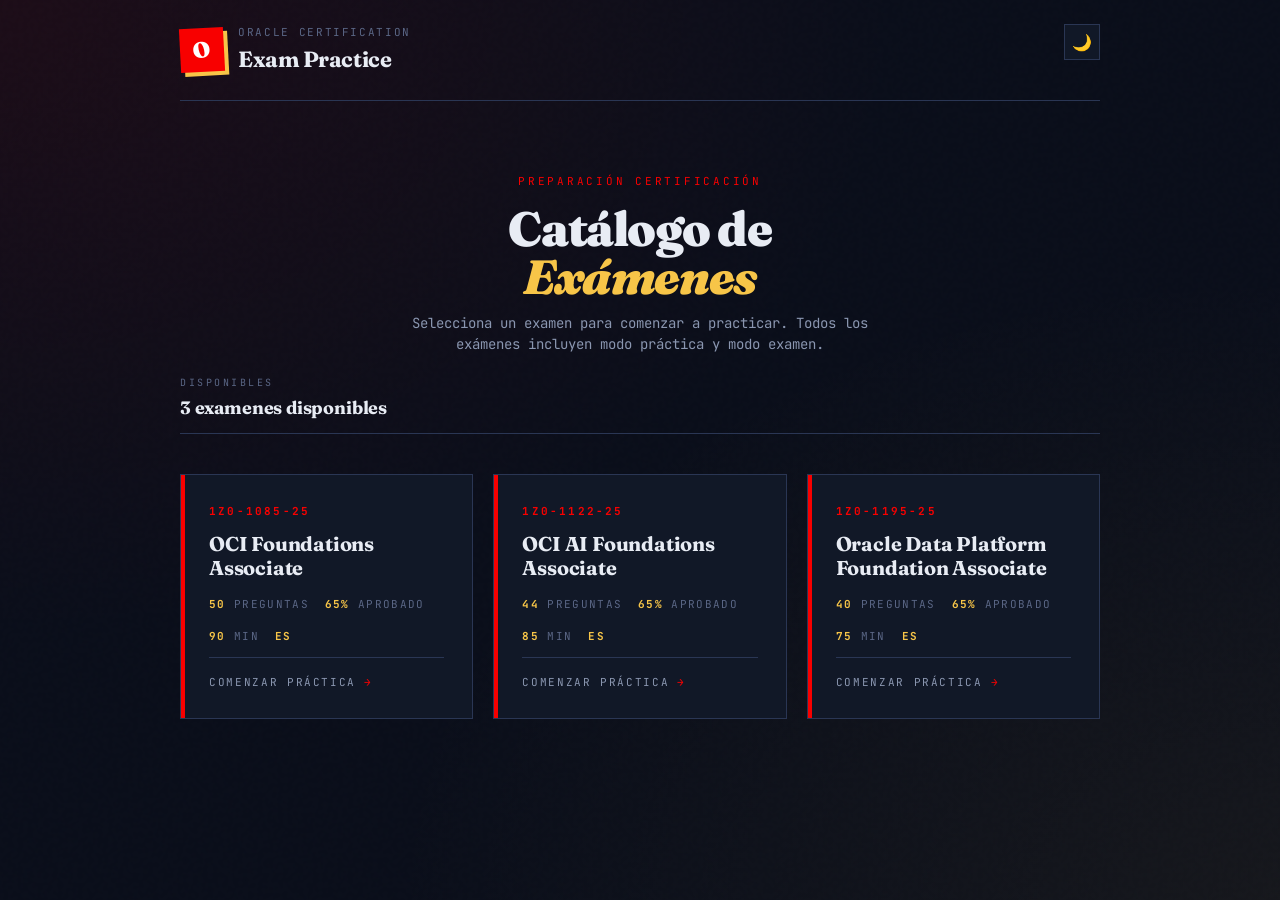
<file: index.html>
<!DOCTYPE html>
<html lang="es">
<head>
  <meta charset="UTF-8">
  <meta name="viewport" content="width=device-width, initial-scale=1.0">
  <title>Oracle Certification — Catálogo de Exámenes</title>
  <link rel="preconnect" href="https://fonts.googleapis.com">
  <link rel="preconnect" href="https://fonts.gstatic.com" crossorigin>
  <link href="https://fonts.googleapis.com/css2?family=Fraunces:ital,wght@0,500;0,700;0,900;1,500&family=JetBrains+Mono:wght@400;500;700&display=swap" rel="stylesheet">
  <link rel="stylesheet" href="exam-engine.css">
  <script>try{if(localStorage.getItem('oci-theme')==='light')document.documentElement.setAttribute('data-theme','light')}catch(e){}</script>
  <style>
    .catalog-grid {
      display: grid;
      grid-template-columns: repeat(auto-fill, minmax(280px, 1fr));
      gap: 20px;
      margin-top: 40px;
    }
    .exam-card {
      background: var(--bg-panel);
      border: 1px solid var(--border);
      padding: 28px;
      position: relative;
      text-decoration: none;
      color: var(--text);
      display: flex;
      flex-direction: column;
      gap: 12px;
      transition: border-color .2s, transform .15s;
    }
    .exam-card::before {
      content: "";
      position: absolute;
      top: 0; left: 0;
      width: 4px; height: 100%;
      background: var(--accent);
      transition: background .2s;
    }
    .exam-card:hover {
      border-color: var(--border-bright);
      transform: translateY(-2px);
    }
    .exam-card:hover::before {
      background: var(--gold);
    }
    .card-code {
      font-size: 11px;
      letter-spacing: .2em;
      text-transform: uppercase;
      color: var(--accent);
      font-weight: 700;
    }
    .card-name {
      font-family: 'Fraunces', serif;
      font-size: 20px;
      font-weight: 700;
      line-height: 1.2;
      letter-spacing: -.01em;
    }
    .card-meta {
      display: flex;
      gap: 16px;
      flex-wrap: wrap;
      margin-top: 4px;
    }
    .card-meta-item {
      font-size: 11px;
      letter-spacing: .12em;
      text-transform: uppercase;
      color: var(--text-muted);
    }
    .card-meta-item span {
      color: var(--gold);
      font-weight: 700;
    }
    .card-cta {
      margin-top: auto;
      padding-top: 16px;
      border-top: 1px solid var(--border);
      font-size: 11px;
      letter-spacing: .15em;
      text-transform: uppercase;
      color: var(--text-dim);
      display: flex;
      align-items: center;
      gap: 8px;
    }
    .card-cta::after {
      content: "→";
      color: var(--accent);
      transition: transform .15s;
    }
    .exam-card:hover .card-cta::after {
      transform: translateX(4px);
    }
    .page-hero {
      text-align: center;
      padding: 40px 20px 20px;
    }
    .page-hero .eyebrow {
      color: var(--accent);
      letter-spacing: .25em;
      font-size: 11px;
      text-transform: uppercase;
      margin-bottom: 16px;
    }
    .page-hero h2 {
      font-family: 'Fraunces', serif;
      font-size: clamp(28px, 5vw, 48px);
      font-weight: 900;
      line-height: 1;
      letter-spacing: -.03em;
      margin-bottom: 12px;
    }
    .page-hero h2 em {
      font-style: italic;
      color: var(--gold);
    }
    .page-hero .sub {
      color: var(--text-dim);
      font-size: 14px;
      max-width: 480px;
      margin: 0 auto;
    }
    .section-label {
      font-size: 10px;
      letter-spacing: .25em;
      text-transform: uppercase;
      color: var(--text-muted);
      margin-bottom: 4px;
    }
    .section-title {
      font-family: 'Fraunces', serif;
      font-size: 18px;
      font-weight: 700;
      letter-spacing: -.01em;
      border-bottom: 1px solid var(--border);
      padding-bottom: 12px;
    }
    .empty-state {
      text-align: center;
      padding: 60px 20px;
      color: var(--text-muted);
      font-size: 13px;
      letter-spacing: .1em;
    }
  </style>
</head>
<body class="grain">
  <div class="container">
    <header>
      <div class="brand">
        <div class="brand-mark">O</div>
        <div class="brand-text">
          <div class="meta">Oracle Certification</div>
          <h1>Exam Practice</h1>
        </div>
      </div>
      <button id="theme-btn" class="theme-btn" title="Cambiar tema"></button>
    </header>

    <div class="page-hero">
      <div class="eyebrow">Preparación certificación</div>
      <h2>Catálogo de<br><em>Exámenes</em></h2>
      <p class="sub">Selecciona un examen para comenzar a practicar. Todos los exámenes incluyen modo práctica y modo examen.</p>
    </div>

    <div>
      <div class="section-label">Disponibles</div>
      <div class="section-title" id="catalog-count"></div>
      <div class="catalog-grid" id="catalog-grid"></div>
    </div>
  </div>

  <script>
    const CATALOG = [
      {
        code: '1Z0-1085-25',
        name: 'OCI Foundations Associate',
        file: 'examen_oci_1Z0-1085-25.html',
        questions: 50,
        minutes: 90,
        passPercent: 65,
        lang: 'ES'
      },
      {
        code: '1Z0-1122-25',
        name: 'OCI AI Foundations Associate',
        file: 'examen_oci_1Z0-1122-25.html',
        questions: 44,
        minutes: 85,
        passPercent: 65,
        lang: 'ES'
      },
      {
        code: '1Z0-1195-25',
        name: 'Oracle Data Platform Foundation Associate',
        file: 'examen_oci_1Z0-1195-25.html',
        questions: 40,
        minutes: 75,
        passPercent: 65,
        lang: 'ES'
      },
      // Añade más exámenes aquí
    ];

    const grid = document.getElementById('catalog-grid');
    const countEl = document.getElementById('catalog-count');

    countEl.textContent = `${CATALOG.length} examen${CATALOG.length !== 1 ? 'es' : ''} disponible${CATALOG.length !== 1 ? 's' : ''}`;

    if (CATALOG.length === 0) {
      grid.innerHTML = '<div class="empty-state">No hay exámenes disponibles todavía.</div>';
    } else {
      grid.innerHTML = CATALOG.map(exam => `
        <a href="${exam.file}" class="exam-card">
          <div class="card-code">${exam.code}</div>
          <div class="card-name">${exam.name}</div>
          <div class="card-meta">
            <div class="card-meta-item"><span>${exam.questions}</span> preguntas</div>
            <div class="card-meta-item"><span>${exam.passPercent}%</span> aprobado</div>
            <div class="card-meta-item"><span>${exam.minutes}</span> min</div>
            <div class="card-meta-item"><span>${exam.lang}</span></div>
          </div>
          <div class="card-cta">Comenzar práctica</div>
        </a>
      `).join('');
    }

    // Theme toggle
    const themeBtn = document.getElementById('theme-btn');
    const savedTheme = localStorage.getItem('oci-theme') || 'dark';
    themeBtn.textContent = savedTheme === 'light' ? '☀️' : '🌙';
    themeBtn.addEventListener('click', () => {
      const isLight = document.documentElement.getAttribute('data-theme') === 'light';
      if (isLight) {
        document.documentElement.removeAttribute('data-theme');
        localStorage.setItem('oci-theme', 'dark');
        themeBtn.textContent = '🌙';
      } else {
        document.documentElement.setAttribute('data-theme', 'light');
        localStorage.setItem('oci-theme', 'light');
        themeBtn.textContent = '☀️';
      }
    });
  </script>
</body>
</html>
</file>
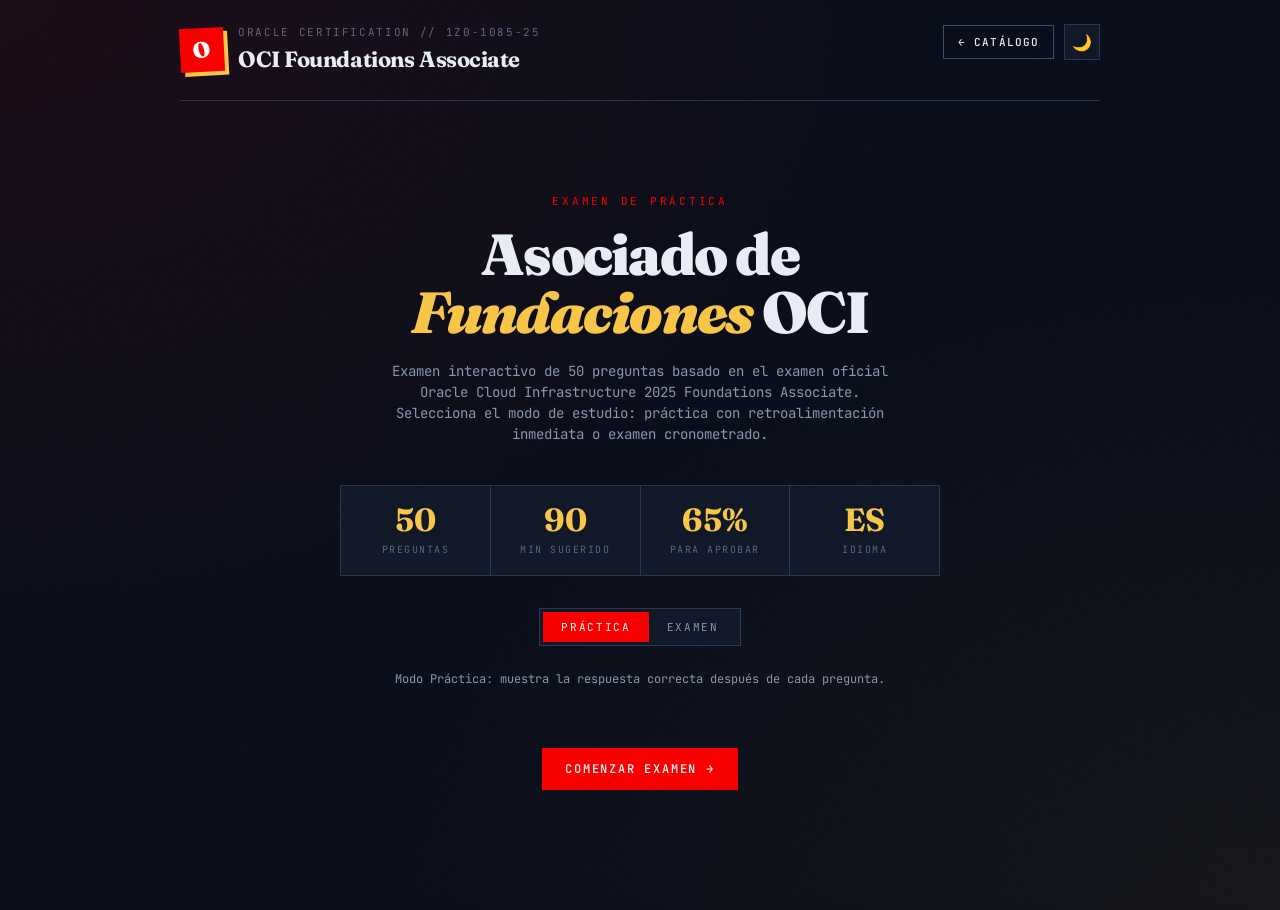
<file: examen_oci_1Z0-1085-25.html>
<!DOCTYPE html>
<html lang="es">
<head>
<meta charset="UTF-8">
<meta name="viewport" content="width=device-width, initial-scale=1.0">
<title>Examen Oracle 1Z0-1085-25</title>
<link rel="preconnect" href="https://fonts.googleapis.com">
<link rel="preconnect" href="https://fonts.gstatic.com" crossorigin>
<link href="https://fonts.googleapis.com/css2?family=JetBrains+Mono:wght@400;500;700&family=Fraunces:opsz,wght@9..144,400;9..144,500;9..144,700;9..144,900&display=swap" rel="stylesheet">
<link rel="stylesheet" href="exam-engine.css">
<script>try{if(localStorage.getItem('oci-theme')==='light')document.documentElement.setAttribute('data-theme','light')}catch(e){}</script>
</head>
<body class="grain">
<div class="container">

  <header>
    <div class="brand">
      <div class="brand-mark">O</div>
      <div class="brand-text">
        <div class="meta" id="exam-code">Oracle Certification</div>
        <h1 id="exam-title">Examen de práctica</h1>
      </div>
    </div>
    <div style="display:flex;align-items:center;gap:10px;flex-wrap:wrap;">
      <a href="index.html" class="btn catalog-btn">← Catálogo</a>
      <button class="theme-btn" id="theme-btn" title="Cambiar tema">🌙</button>
      <div class="timer hidden" id="timer-box">
        <div class="label">Tiempo</div>
        <div class="time" id="timer">00:00</div>
      </div>
    </div>
  </header>

  <section id="start-screen" class="start-screen">
    <div class="eyebrow">Examen de práctica</div>
    <h2 id="exam-heading">Cargando&hellip;</h2>
    <p class="sub" id="exam-description"></p>
    <div class="stats-grid">
      <div class="stat"><div class="stat-num" id="stat-questions">—</div><div class="stat-label">Preguntas</div></div>
      <div class="stat"><div class="stat-num" id="stat-minutes">—</div><div class="stat-label">Min sugerido</div></div>
      <div class="stat"><div class="stat-num" id="stat-pass">—</div><div class="stat-label">Para aprobar</div></div>
      <div class="stat"><div class="stat-num" id="stat-lang">ES</div><div class="stat-label">Idioma</div></div>
    </div>
    <div class="mode-toggle" role="group">
      <button class="active" data-mode="practice">Práctica</button>
      <button data-mode="exam">Examen</button>
    </div>
    <p class="sub" style="margin-top:0;font-size:12px;">
      <span id="mode-desc">Modo Práctica: muestra la respuesta correcta después de cada pregunta.</span>
    </p>
    <button class="btn btn-primary" id="start-btn" style="margin-top:20px;">Comenzar examen →</button>
  </section>

  <section id="quiz-screen" class="hidden">
    <div class="progress-wrap">
      <span class="progress-text" id="progress-text">01 / 50</span>
      <div class="progress-bar"><div class="progress-fill" id="progress-fill"></div></div>
      <span class="progress-text" id="answered-count">0 respondidas</span>
    </div>
    <div id="question-container"></div>
    <div class="nav">
      <button class="btn" id="prev-btn">← Anterior</button>
      <button class="btn" id="finish-btn">Finalizar examen</button>
      <button class="btn btn-primary" id="next-btn">Siguiente →</button>
    </div>
  </section>

  <section id="results-screen" class="hidden results">
    <div class="eyebrow" style="color:var(--accent);letter-spacing:.25em;font-size:11px;text-transform:uppercase;margin-bottom:12px;">Resultados</div>
    <div class="score-display" id="score-percent">0%</div>
    <div class="score-fraction" id="score-fraction">0 / 50 correctas</div>
    <div class="score-verdict" id="verdict">—</div>
    <div class="legend">
      <span><span class="legend-dot correct"></span>Correcta</span>
      <span><span class="legend-dot wrong"></span>Incorrecta</span>
      <span><span class="legend-dot skipped"></span>Sin responder</span>
    </div>
    <div class="review-grid" id="review-grid"></div>
    <p class="sub" style="font-size:12px;color:var(--text-muted);max-width:420px;margin:0 auto 28px;">
      Haz clic en cualquier pregunta para revisarla.
    </p>
    <div style="display:flex;gap:12px;justify-content:center;flex-wrap:wrap;">
      <button class="btn" id="review-btn">Revisar respuestas</button>
      <button class="btn btn-gold" id="restart-btn">Reiniciar examen</button>
    </div>
  </section>

</div>

<script>
const EXAM_META = {
  code: '1Z0-1085-25',
  title: 'OCI Foundations Associate',
  heading: 'Asociado de<br><em>Fundaciones</em> OCI',
  description: 'Examen interactivo de 50 preguntas basado en el examen oficial Oracle Cloud Infrastructure 2025 Foundations Associate. Selecciona el modo de estudio: práctica con retroalimentación inmediata o examen cronometrado.',
  passPercent: 65,
  suggestedMinutes: 90,
  lang: 'ES'
};

const QUESTIONS = [
  {
    q: "En Oracle Cloud Infrastructure, ¿quién es responsable de proteger las cargas de trabajo y configurar los recursos de la nube?",
    options: ["Sólo el cliente","Sólo Oracle","Servicios de seguridad de terceros","Tanto Oracle como el cliente"],
    correct: 3,
    explain: "Modelo de Responsabilidad Compartida: define qué partes de la seguridad gestiona cada parte. Oracle protege la infraestructura física, la red, los hipervisores y los servicios gestionados (la nube en sí). El cliente protege sus datos, identidades, aplicaciones, el SO en IaaS y todas sus configuraciones. Ninguna de las partes asume la responsabilidad completa sola; ambas deben cumplir sus roles para lograr seguridad end-to-end."
  },
  {
    q: "¿Qué factor NO afecta el costo de ejecutar una instancia de máquina virtual en Oracle Cloud Infrastructure?",
    options: ["El tamaño de la instancia de VM","El sistema operativo utilizado por la instancia de VM","El número de máquinas virtuales en ejecución","La región utilizada por la instancia de VM"],
    correct: 2,
    explain: "El costo de una VM en OCI se calcula por instancia individual según: (1) Shape/tamaño — número de OCPUs y RAM asignados; (2) Sistema operativo — algunos SO con licencia (Windows Server, RHEL) añaden un costo adicional por hora; (3) Región — los precios varían según la región geográfica. El 'número de VMs en ejecución' no es un factor de costo por instancia; cada VM se factura independientemente por sus propios atributos."
  },
  {
    q: "En Oracle Cloud Infrastructure, ¿qué permite hacer el modelo de precios de Universal Credits a los clientes?",
    options: ["Utilizar créditos prepagos para cualquier servicio en la nube elegible","Pagar un precio fijo por todos los servicios","Pagar sólo por los servicios que utilizan sin compromiso inicial","Recibir una cantidad fija de recursos por un precio específico"],
    correct: 0,
    explain: "Universal Credits es el modelo de precios de OCI basado en créditos prepagados con descuento por volumen y compromiso de tiempo. El cliente adquiere un monto de créditos y los consume libremente en cualquier servicio elegible de OCI (cómputo, almacenamiento, bases de datos, redes, etc.) dentro del período acordado. Esto le da flexibilidad para mover el gasto entre servicios según las necesidades del negocio, sin estar atado a SKUs fijos por cada servicio."
  },
  {
    q: "¿Cuál es una ventaja clave de utilizar nodos virtuales en un clúster de OCI Kubernetes Engine?",
    options: ["Proporcionan más flexibilidad de configuración en comparación con los nodos gestionados","Requieren actualizaciones manuales de la infraestructura del plano de datos","Sólo se pueden utilizar en clusters básicos","Permiten una experiencia Kubernetes sin servidor, lo que reduce la sobrecarga operativa"],
    correct: 3,
    explain: "OCI Kubernetes Engine (OKE): servicio gestionado de Kubernetes. Tipos de nodos worker: (1) Nodos gestionados (Managed Nodes) — el cliente provisiona y gestiona las instancias VM que forman el worker plane (parches, actualizaciones, escalado manual); (2) Nodos virtuales (Virtual Nodes) — experiencia sin servidor, Oracle gestiona completamente la infraestructura del worker plane. El cliente solo define los Pods/Deployments y OCI los ejecuta sin que el cliente administre ningún servidor, reduciendo drásticamente la sobrecarga operativa."
  },
  {
    q: "¿Cuál es una característica clave de Oracle Cloud Infrastructure Functions?",
    options: ["Se limita a ejecutar únicamente aplicaciones Java","Requiere una amplia administración de infraestructura","Aplica automáticamente parches y actualizaciones de software del sistema operativo","Requiere aprovisionamiento manual de instancias de cómputo"],
    correct: 2,
    explain: "OCI Functions es un servicio Function-as-a-Service (FaaS) / serverless basado en el proyecto open-source Fn Project. Oracle gestiona completamente la infraestructura subyacente: servidores, parchado del SO, actualizaciones de seguridad y escalado automático (incluyendo escalar a cero cuando no hay invocaciones). El cliente solo sube su código. Soporta múltiples lenguajes: Java, Python, Node.js, Go, Ruby. El modelo de facturación es por invocación y duración de ejecución."
  },
  {
    q: "¿Qué afirmación describe mejor las instancias preemptivas en OCI?",
    options: ["Son instancias de corta duración que se ofrecen a menor costo y que OCI puede recuperar","Actualizan automáticamente sus sistemas operativos sin la acción del usuario","Proporcionan un servidor físico dedicado sin interrupciones","Son instancias permanentes que OCI no puede cerrar"],
    correct: 0,
    explain: "Instancias preemptivas (Preemptible Instances): VMs disponibles al ~50% del precio de instancias estándar, usando capacidad sobrante de OCI. Limitaciones: OCI puede recuperarlas en cualquier momento con un aviso de 30 segundos, y tienen una duración máxima de 24 horas. Ideales para cargas tolerantes a interrupciones: procesamiento batch, HPC, CI/CD, entrenamiento de ML, renderizado. No deben usarse para servicios críticos que requieran disponibilidad continua, pues pueden terminar en cualquier momento."
  },
  {
    q: "¿Cuál es el propósito principal de Oracle Cloud Infrastructure Functions?",
    options: ["Para implementar y administrar máquinas virtuales","Proporcionar un servicio de base de datos administrado","Para ejecutar código en respuesta a eventos o solicitudes HTTP","Para almacenar y administrar archivos"],
    correct: 2,
    explain: "Function-as-a-Service (FaaS): modelo donde el código se ejecuta en respuesta a eventos sin gestionar servidores. OCI Functions puede dispararse por: mensajes en OCI Streaming, cambios en Object Storage, eventos de OCI Events Service, invocaciones HTTP directas o llamadas desde otras funciones. La facturación es por invocación y milisegundos de ejecución (pay-per-use), lo que lo hace muy económico para cargas esporádicas o de baja frecuencia."
  },
  {
    q: "¿A qué se refiere el término 'Formas flexibles' (Flexible Shapes) en OCI Compute?",
    options: ["La capacidad de personalizar la cantidad de OCPU y la cantidad de memoria para ciertas formas de VM","La capacidad de ejecutar OCI Compute sin definir CPU o memoria","Un servicio de orquestación de contenedores creado en Kubernetes","El nombre de la opción de computación sin servidor de Oracle"],
    correct: 0,
    explain: "Shape en OCI Compute: define los recursos de una instancia. Tipos: (1) Fixed Shapes — combinaciones fijas predefinidas de OCPUs y RAM (ej: VM.Standard2.1 = 1 OCPU, 15 GB RAM); (2) Flexible Shapes — el cliente elige libremente el número de OCPUs y la cantidad de RAM dentro de los rangos permitidos (ej: VM.Standard.E4.Flex: 1-64 OCPUs, 1-64 GB RAM por OCPU). OCPU = Oracle CPU ≈ 2 vCPUs físicos. Las Flexible Shapes permiten ajustar los recursos exactamente a la carga, optimizando el costo."
  },
  {
    q: "¿Qué característica aprovecha el servicio Oracle Cloud Infrastructure Compute para garantizar una alta disponibilidad de aplicaciones?",
    options: ["GoldenGate","Real Application Clusters (RAC)","Dominios de fallo (Fault Domains)","Data Guard"],
    correct: 2,
    explain: "Dominio de fallo (Fault Domain): agrupación lógica de hardware distinto dentro de un Dominio de disponibilidad. Cada Dominio de disponibilidad tiene exactamente 3 Dominios de fallo. Cada Dominio de fallo tiene su propia fuente de energía, switches de red y servidores físicos separados. Al distribuir instancias en distintos Dominios de fallo, si un rack de servidores o switch falla, solo el Dominio de fallo afectado se ve impactado — las instancias en los otros dos continúan funcionando. GoldenGate, RAC y Data Guard son tecnologías de Oracle Database para HA/replicación, no mecanismos de infraestructura de cómputo."
  },
  {
    q: "¿Cuál de los siguientes NO es un caso de uso adecuado para instancias de contenedores OCI?",
    options: ["Ejecución de aplicaciones en contenedores en Kubernetes","Realizar tareas de automatización para operaciones en la nube","Ejecución de APIs y aplicaciones web","Ejecución de trabajos de procesamiento de datos y medios"],
    correct: 0,
    explain: "OCI Container Instances: servicio para ejecutar contenedores individuales sin gestionar VMs ni Kubernetes. Casos de uso adecuados: APIs y apps web simples, tareas de automatización de operaciones cloud, jobs de procesamiento de datos o medios. El caso NO adecuado es Kubernetes orquestado: para eso existe OCI Kubernetes Engine (OKE), que ofrece scheduling, auto-scaling, rolling updates, service mesh y todas las capacidades de Kubernetes. Container Instances no reemplaza ni se integra como OKE."
  },
  {
    q: "¿Qué tipo de almacenamiento OCI suele estar conectado localmente a una instancia de cómputo y ofrece un IOPS muy alto pero no es persistente?",
    options: ["File Storage","NVMe local","Object Storage","Block Volume"],
    correct: 1,
    explain: "NVMe Local Storage: almacenamiento de alta velocidad físicamente integrado en el servidor host de la instancia (no es un volumen de red). Ventajas: latencia ultra-baja (microsegundos), IOPS extremadamente altos (millones de IOPS). Limitación crítica: no es persistente — los datos se pierden permanentemente si la instancia se termina, falla o migra. Usar para: caché de base de datos, datos temporales, HPC. El Block Volume ofrece persistencia pero con mayor latencia (acceso por red). File Storage = NFS compartido. Object Storage = blobs HTTP."
  },
  {
    q: "¿Qué tipo de carga de trabajo NO es adecuada para utilizar el servicio Oracle Cloud Infrastructure File Storage?",
    options: ["Big data y análisis","Procesamiento de medios","Gestión de contenidos","Ejecutar pequeños sitios web personales"],
    correct: 3,
    explain: "OCI File Storage Service: sistema de archivos distribuido y de alta disponibilidad compatible con NFS v3/v4.1. Permite que múltiples instancias accedan simultáneamente al mismo sistema de archivos, ideal para: Big Data y análisis (datos compartidos entre nodos), CMS (contenido compartido), procesamiento de medios (archivos grandes accedidos por varios servidores). Para un sitio web personal pequeño, es excesivo en costo y complejidad — bastaría con un Block Volume adjunto a una sola instancia o incluso Object Storage para archivos estáticos."
  },
  {
    q: "En OCI Object Storage Service, ¿qué nivel de almacenamiento está diseñado para datos a los que rara vez se accede y que se pueden restaurar en cuestión de horas?",
    options: ["Almacenamiento estándar","Niveles inteligentes","Acceso poco frecuente","Almacenamiento de archivo"],
    correct: 3,
    explain: "OCI Object Storage - Niveles de almacenamiento: (1) Estándar — acceso frecuente, recuperación inmediata, mayor costo por GB; (2) Acceso poco frecuente — datos accedidos pocas veces al mes, menor costo por GB, pero con tarifa de recuperación; (3) Archivo — datos raramente accedidos, mínimo costo por GB, pero requiere restaurar el objeto primero (tiempo de restauración: 1–12 horas) antes de poder descargarlo. Archivo es ideal para backups a largo plazo, registros de auditoría y datos históricos que raramente se consultan."
  },
  {
    q: "¿Qué nivel de rendimiento NO está disponible en el servicio Oracle Cloud Infrastructure Block Volume?",
    options: ["Rendimiento máximo","Alto rendimiento","Costo reducido","Equilibrado"],
    correct: 0,
    explain: "OCI Block Volume - Niveles de rendimiento disponibles: (1) Costo reducido (Lower Cost) — IOPS mínimo, para datos de acceso poco frecuente; (2) Equilibrado (Balanced) — equilibrio costo/rendimiento, adecuado para la mayoría de cargas; (3) Alto rendimiento (Higher Performance) — para bases de datos y cargas de alto IOPS; (4) Rendimiento ultraalto (Ultra High Performance) — máximo rendimiento, para workloads más exigentes. 'Rendimiento máximo' no es un nivel de rendimiento real en OCI Block Volume."
  },
  {
    q: "¿Cuántas copias de datos suele mantener OCI para mayor durabilidad en Object Storage?",
    options: ["Varias copias almacenadas de forma redundante en toda una región","No se almacenan copias redundantes a menos que el control de versiones se habilite manualmente","Dos copias en dos dominios de disponibilidad","Sólo una copia en el mismo dominio de disponibilidad"],
    correct: 0,
    explain: "OCI Object Storage garantiza una durabilidad de 11 nines (99.999999999%) replicando automáticamente los datos en múltiples servidores de almacenamiento distribuidos a través de toda la región. Esta redundancia es transparente y está activada por defecto sin costo adicional ni configuración manual. Object Versioning es una función separada y opcional que mantiene versiones históricas de los objetos para proteger contra eliminación o sobreescritura accidental, no para redundancia de hardware."
  },
  {
    q: "¿Qué característica de OCI Object Storage permite mover automáticamente objetos entre niveles de almacenamiento según reglas predefinidas?",
    options: ["Object Lifecycle Management","Pre-Authenticated Requests","Object Versioning","Cross-Region Replication"],
    correct: 0,
    explain: "Gestión del ciclo de vida de objetos (Object Lifecycle Management): funcionalidad de OCI Object Storage que permite definir reglas automáticas para gestionar el ciclo de vida de los objetos. Acciones disponibles: (1) Archivo — mover objetos al nivel Archivo después de N días; (2) Acceso poco frecuente — mover al nivel de Acceso poco frecuente para reducir costos; (3) Eliminar — borrar objetos o versiones antiguas automáticamente. Las reglas se aplican a todos los objetos del cubo o a los que coincidan con un prefijo de nombre. Reduce costos y la gestión manual de datos históricos. Solicitudes de preautenticación = acceso temporal a objetos sin autenticación."
  },
  {
    q: "¿Qué nivel de OCI Object Storage es adecuado para datos a los que se debe acceder de forma rápida y frecuente, con alta accesibilidad y rendimiento?",
    options: ["Almacenamiento de archivo","Almacenamiento estándar","Acceso poco frecuente","Organización automática en niveles"],
    correct: 1,
    explain: "OCI Object Storage - Nivel Estándar (nivel 'activo'): optimizado para datos de acceso frecuente. Características: recuperación inmediata (sin tiempo de espera), sin tarifas de recuperación adicionales, alta disponibilidad y baja latencia. Tiene el mayor costo por GB de los tres niveles. Ideal para: imágenes y assets de aplicaciones web activas, logs recientes en análisis, datos de referencia consultados regularmente. Comparar con Acceso poco frecuente (acceso esporádico, tarifa de recuperación) y Archivo (acceso rarísimo, restauración en horas)."
  },
  {
    q: "¿Por qué es importante elegir una región OCI cercana a sus usuarios?",
    options: ["Para permitir el escalamiento automático de recursos","Para garantizar que solo se utilice un dominio de disponibilidad","Para minimizar la latencia y mejorar el rendimiento de la aplicación","Para reducir el coste del almacenamiento en la nube"],
    correct: 2,
    explain: "Región de OCI: área geográfica que contiene uno o más dominios de disponibilidad. La latencia de red (RTT, tiempo de ida y vuelta) aumenta con la distancia física entre el servidor y el usuario final, típicamente a razón de ~1 ms por cada 100 km. Elegir una región cercana reduce el tiempo de respuesta percibido en cada interacción. Otras consideraciones al elegir región: cumplimiento normativo (soberanía de datos — algunos países exigen que los datos permanezcan en su territorio), disponibilidad de servicios específicos y precio (varía por región)."
  },
  {
    q: "¿Qué es un dominio de disponibilidad en OCI?",
    options: ["Un conjunto de redes virtuales en la nube","Uno o más centros de datos ubicados dentro de una región","Un tipo de tráfico cifrado","Un área geográfica localizada"],
    correct: 1,
    explain: "Dominio de disponibilidad (Availability Domain): uno o más centros de datos físicos dentro de una región de OCI, con infraestructura de energía, refrigeración y red completamente independiente de otros dominios de disponibilidad. Cada dominio de disponibilidad está aislado físicamente para que un desastre en uno no afecte a los demás. Los dominios de disponibilidad dentro de la misma región están interconectados por fibra privada de ultra-alta velocidad (&lt;1 ms de latencia). OCI tiene regiones con 1 dominio de disponibilidad (regiones menores) y regiones con 3 dominios de disponibilidad (regiones principales como us-ashburn-1). Un dominio de disponibilidad contiene múltiples dominios de fallo."
  },
  {
    q: "¿Cuál es el propósito principal de los dominios de fallo en OCI?",
    options: ["Para conectar dominios de disponibilidad con baja latencia","Para garantizar que todas las instancias estén en el mismo hardware físico","Para distribuir instancias entre diferentes hardware físico dentro de un dominio de disponibilidad","Para gestionar el cifrado del tráfico entre instancias"],
    correct: 2,
    explain: "Dominio de fallo (Fault Domain): subdivisión de hardware dentro de un Dominio de disponibilidad que crea grupos de fallos independientes. Cada Dominio de disponibilidad tiene exactamente 3 Dominios de fallo, con fuente de energía, switches de red y servidores físicamente separados. Al distribuir instancias en diferentes Dominios de fallo, si ocurre un fallo de hardware localizado (un rack, un switch) solo el Dominio de fallo afectado se ve impactado — las instancias en los otros dos continúan funcionando. Un Dominio de fallo protege contra fallos de hardware dentro del Dominio de disponibilidad; para protegerse contra fallos del Dominio de disponibilidad completo se debe replicar entre Dominios de disponibilidad."
  },
  {
    q: "¿Por qué los dominios de disponibilidad dentro de la misma región de OCI están conectados por una red de baja latencia y gran ancho de banda?",
    options: ["Para garantizar que todos los dominios compartan la misma infraestructura","Para permitir una conectividad de alta disponibilidad y construir sistemas replicados","Para reducir la necesidad de cifrado entre dominios","Para aumentar la probabilidad de fallos simultáneos"],
    correct: 1,
    explain: "La red privada entre dominios de disponibilidad dentro de una región de OCI es de ultra-alta velocidad, baja latencia y completamente cifrada. Esto permite: replicación síncrona de datos entre dominios de disponibilidad (Oracle Data Guard, RAC), arquitecturas activo-activo (tráfico distribuido entre dominios de disponibilidad) y conmutación por error automática ante la caída de un dominio de disponibilidad completo. Si los dominios de disponibilidad tuviesen conectividad lenta o pública, la replicación síncrona no sería práctica y los sistemas distribuidos sufrirían alta latencia."
  },
  {
    q: "En OCI, ¿cuál es una razón clave para elegir un equilibrador de carga de red (Network Load Balancer) en lugar del equilibrador de carga estándar (HTTP/HTTPS)?",
    options: ["El equilibrador de carga de red opera en la capa 4 y ofrece una latencia más baja para el tráfico TCP y UDP","El equilibrador de carga de red se utiliza únicamente para el tráfico de bases de datos dentro de una subred privada","El equilibrador de carga de red admite exclusivamente protocolos web (HTTP/HTTPS)","El equilibrador de carga de red puede realizar decisiones de enrutamiento complejas de capa 7"],
    correct: 0,
    explain: "Equilibrador de carga (Load Balancer): opera en Capa 7 del modelo OSI (HTTP/HTTPS), puede tomar decisiones de enrutamiento basadas en URL, headers, cookies. Tiene mayor funcionalidad pero más latencia por la inspección del contenido. Equilibrador de carga de red (Network Load Balancer): opera en Capa 4 (TCP/UDP/ICMP), solo ve puertos e IPs, no inspecciona el contenido. Ventaja: latencia extremadamente baja y mayor throughput. Ideal para: juegos en tiempo real, VoIP, trading de alta frecuencia, cualquier protocolo no-HTTP que requiera mínima latencia."
  },
  {
    q: "¿Cuál es la función principal de una tabla de enrutamiento (Route Table) en OCI Networking?",
    options: ["Proporcionar una conexión privada entre una VCN y una red local","Definir reglas para enrutar el tráfico desde subredes a destinos fuera de la VCN","Definir reglas que controlen el flujo de tráfico entre subredes","Para conectar una VCN a Internet pública"],
    correct: 1,
    explain: "Tabla de enrutamiento (Route Table): componente de una subred en OCI VCN que define hacia dónde se dirige el tráfico saliente. Cada regla contiene: un CIDR de destino + un destino (gateway). Gateways posibles: Gateway de Internet — tráfico hacia/desde Internet; Gateway de NAT — salida privada a Internet; Gateway de servicio — acceso a Oracle Services Network; Gateway de enrutamiento dinámico (DRG) — hacia on-premises vía FastConnect/VPN o interconexión de VCN. Importante: las tablas de enrutamiento definen HACIA DÓNDE va el tráfico; las listas de seguridad y los grupos de seguridad de red controlan QUÉ tráfico está permitido."
  },
  {
    q: "¿Cuál es el propósito principal de un grupo de seguridad de red (NSG) en OCI Networking?",
    options: ["Proporcionar una conexión privada entre una VCN y una red local","Para controlar el enrutamiento del tráfico entre VCN","Para conectar una VCN a Internet pública","Para controlar el flujo de tráfico entre recursos específicos dentro de una VCN"],
    correct: 3,
    explain: "Grupo de seguridad de red (Network Security Group, NSG): conjunto de reglas de firewall con estado (stateful) que se aplican a VNICs (tarjetas de interfaz de red virtual) individuales, no a toda la subred. Diferencia clave con las listas de seguridad: las listas de seguridad aplican a todos los recursos de una subred; los grupos de seguridad de red aplican a recursos específicos seleccionados. Ventaja adicional: en las reglas de un NSG se puede referenciar otro NSG como fuente/destino (ej: 'permitir TCP 1521 desde NSG-servidores-app al NSG-db'), simplificando políticas de seguridad para arquitecturas de varios niveles sin depender de rangos de IP."
  },
  {
    q: "¿Qué tipo de política de balanceo de carga admite el equilibrador de carga de OCI?",
    options: ["Aleatorio (Random)","Round Robin ponderado (parcial)","Round Robin ponderado (Weighted Round Robin)","Conexiones mínimas ponderadas (Weighted Least Connection)"],
    correct: 2,
    explain: "OCI Equilibrador de carga — Políticas de balanceo disponibles: (1) Round Robin — envía solicitudes secuencialmente a cada backend en rotación equitativa; (2) Hash de IP (IP Hash) — usa la IP del cliente como clave para enviar siempre al mismo backend (sesión persistente sin cookies); (3) Conexiones mínimas (Least Connections) — envía cada nueva conexión al backend con menos conexiones activas. Round Robin ponderado asigna pesos a los backends para distribuir la carga proporcionalmente (ej: 70% al servidor más potente). No existe una política 'Aleatorio' ni 'Conexiones mínimas ponderadas' en el equilibrador de carga de OCI."
  },
  {
    q: "¿Qué componente de OCI Networking permite que los recursos de una VCN accedan a los servicios de Oracle Cloud sin atravesar la Internet pública?",
    options: ["Gateway de NAT","Gateway de enrutamiento dinámico (DRG)","Gateway de servicio","Gateway de Internet"],
    correct: 2,
    explain: "Gateway de servicio (Service Gateway): componente de VCN que permite a los recursos en subredes privadas (sin IP pública) acceder a Oracle Services Network (OSN) sin atravesar Internet ni requerir un Gateway de NAT. Servicios accesibles a través del Gateway de servicio: Object Storage, Autonomous Database, Vault, OCI Registry y otros servicios de Oracle. Beneficios: el tráfico viaja solo por la red privada de Oracle (mayor seguridad), no tiene costo adicional de transferencia de datos y tiene menor latencia que ir por Internet. Se configura con una regla de enrutamiento en la subred apuntando al Gateway de servicio."
  },
  {
    q: "¿Qué componente de red de OCI VCN proporciona instancias de cómputo en una subred privada con acceso a Internet saliente?",
    options: ["Gateway de enrutamiento dinámico (DRG)","Gateway de Internet","Gateway de NAT","Gateway de servicio"],
    correct: 2,
    explain: "Gateway de NAT (Network Address Translation Gateway): permite que instancias en subredes privadas (sin IP pública asignada) inicien conexiones salientes hacia Internet, sin exponer una IP pública que acepte conexiones entrantes del exterior. Casos de uso: descargar parches del SO, actualizar paquetes, llamar a APIs externas desde servidores backend. Comparar con Gateway de Internet: permite tráfico bidireccional (entrante y saliente) pero requiere que el recurso tenga IP pública asignada. El Gateway de NAT es la opción para instancias que necesitan salida a Internet pero deben permanecer inaccesibles desde el exterior."
  },
  {
    q: "¿Qué afirmación NO es cierta sobre los compartimentos en OCI?",
    options: ["Los compartimentos son un recurso global","Los compartimentos proporcionan una forma de almacenar y administrar claves y secretos de cifrado","Los compartimentos se pueden anidar para crear una jerarquía","Las políticas de IAM se pueden redactar para otorgar acceso a recursos en compartimentos específicos"],
    correct: 1,
    explain: "Compartimento (Compartment): contenedor lógico y global para organizar y aislar recursos de OCI. Características verdaderas: son globales (aplican en todas las regiones), se pueden anidar hasta 6 niveles jerárquicos, y las políticas IAM del compartimento padre se heredan en los hijos. Lo que los compartimentos NO hacen: almacenar ni gestionar claves o secretos (esa es responsabilidad de OCI Vault), cifrar recursos automáticamente ni replicar datos entre regiones. Son exclusivamente una construcción de organización lógica y control de acceso."
  },
  {
    q: "¿Cuál NO es un componente de una sentencia de política de IAM en OCI?",
    options: ["Ubicación (compartimento o arrendamiento)","Tipo de recurso","Frecuencia de respaldo de datos","Verbo de acción"],
    correct: 2,
    explain: "Sintaxis completa de una política IAM en OCI: Allow &lt;sujeto&gt; to &lt;verbo&gt; &lt;tipo-de-recurso&gt; in &lt;ubicación&gt; [where &lt;condiciones&gt;]. Componentes: (1) Sujeto (Subject) — quién: usuario individual, grupo, instancia, servicio; (2) Verbo (Verb) — nivel de acceso: inspect (listar), read (leer), use (usar sin modificar), manage (control total); (3) Tipo de recurso (Resource-type) — qué: instances, volumes, buckets, users, etc. o 'all-resources'; (4) Ubicación (Location) — dónde: arrendamiento completo o un compartimento específico. La 'frecuencia de respaldo de datos' no forma parte de la sintaxis de políticas IAM."
  },
  {
    q: "¿Qué declaración describe mejor el comportamiento predeterminado de autorización para usuarios y grupos en OCI IAM?",
    options: ["El acceso a los recursos se otorga explícitamente en las políticas; de lo contrario, se deniega por defecto","Los usuarios y grupos deben solicitar acceso al administrador para cada recurso","A los usuarios y grupos se les concede acceso en función de sus roles sin necesidad de políticas","A los usuarios y grupos se les concede automáticamente acceso a todos los recursos"],
    correct: 0,
    explain: "OCI IAM sigue el principio de mínimo privilegio con 'deny by default' (denegación por defecto): ningún usuario, grupo o servicio tiene acceso a recursos de OCI a menos que exista una política IAM explícita que lo permita. Esto es diferente de sistemas donde los usuarios tienen permisos básicos heredados. El acceso se otorga escribiendo políticas IAM en lenguaje estructurado legible, que se asignan a grupos (no a usuarios directamente). Buena práctica: asignar usuarios a grupos con los permisos mínimos necesarios para su función (principio de mínimo privilegio)."
  },
  {
    q: "¿Qué es un dominio de identidad (Identity Domain) en OCI?",
    options: ["Un servicio de firewall que controla el acceso a los recursos de OCI","Un centro de datos físico que almacena credenciales de usuarios","Una subred privada utilizada para asegurar comunicaciones de red","Un contenedor lógico para administrar usuarios y grupos"],
    correct: 3,
    explain: "Dominio de identidad (Identity Domain): contenedor lógico dentro de OCI IAM que agrupa y gestiona: usuarios, grupos, aplicaciones integradas (SSO), configuraciones de federación de identidad (SAML 2.0 / OIDC con proveedores como Azure AD, Okta), políticas de contraseñas y configuración de MFA. OCI crea automáticamente un dominio 'Default'. Se pueden crear dominios adicionales para distintas unidades de negocio o requisitos de aislamiento. No confundir con: Zonas de seguridad (políticas de seguridad de recursos), Compartimento (organización de recursos) ni Vault (gestión de claves)."
  },
  {
    q: "¿Qué servicio OCI NO está diseñado para uso con múltiples proveedores de nube?",
    options: ["Oracle Roving Edge Infrastructure","Oracle Interconnect for Azure","MySQL HeatWave Database Service","Oracle Database@Azure"],
    correct: 2,
    explain: "Servicios OCI multi-cloud: Oracle Database@Azure — Oracle Exadata corriendo en data centers de Microsoft Azure, accesible con baja latencia desde Azure; Oracle Interconnect for Azure — conexión privada de alta velocidad entre OCI y Azure sin pasar por Internet; Oracle Roving Edge Infrastructure — hardware portátil con servicios OCI para edge computing o ubicaciones sin conectividad estable. MySQL HeatWave Database Service es un servicio nativo de OCI únicamente: motor MySQL con aceleración in-memory para analytics (OLAP) y ML, disponible solo en OCI, no en otras nubes."
  },
  {
    q: "¿Qué oferta de OCI permite ejecutar servicios en la nube en su propio data center manteniendo cumplimiento regulatorio?",
    options: ["MySQL HeatWave Database Service","Oracle Database Service for Azure","OCI Dedicated Region","Oracle Database@Azure"],
    correct: 2,
    explain: "Región dedicada de OCI (OCI Dedicated Region): Oracle instala, gestiona y opera una región completa de OCI dentro de las instalaciones físicas del cliente. El cliente obtiene todos los servicios de OCI con soberanía de datos total — los datos nunca salen de sus instalaciones. Ideal para: sectores con regulación estricta (gobierno, defensa, sector financiero, salud). Diferencias: Exadata Cloud@Customer = solo base de datos Oracle en hardware del cliente; Oracle Roving Edge Infrastructure = portátil para computación de borde; Región dedicada de OCI = la nube completa de OCI en instalaciones del cliente."
  },
  {
    q: "¿Dónde se realizan las operaciones criptográficas para una clave de cifrado maestra de Vault protegida por un módulo de seguridad de hardware (HSM)?",
    options: ["En la nube","En el cliente","En el módulo de seguridad de hardware (HSM)","En el servidor"],
    correct: 2,
    explain: "Módulo de seguridad de hardware (HSM, Hardware Security Module): dispositivo físico dedicado y certificado (FIPS 140-2 nivel 3) para realizar operaciones criptográficas de forma segura. En OCI Vault, las claves de cifrado maestras protegidas por HSM nunca salen del dispositivo en texto plano — ni siquiera Oracle puede extraerlas. Todas las operaciones (cifrado, descifrado, firma digital) ocurren dentro del HSM. Esto garantiza la máxima seguridad para datos sensibles. Las claves protegidas por software son más económicas pero se almacenan cifradas en memoria, ofreciendo un nivel de seguridad menor."
  },
  {
    q: "¿Qué servicio de seguridad en OCI ayuda a proteger contra ataques de denegación de servicio distribuido (DDoS)?",
    options: ["OCI Cloud Guard","OCI Vault","OCI Bastion","Firewall de aplicaciones web de OCI"],
    correct: 3,
    explain: "DDoS (Denegación de servicio distribuida): ataque donde múltiples fuentes inundan un servicio con tráfico para hacerlo inaccesible. Firewall de aplicaciones web de OCI (WAF): protege aplicaciones web contra DDoS en capa 7 (capa de aplicación), inyección SQL, XSS (secuencias de comandos en sitios cruzados), bots maliciosos y ataques de fuerza bruta. Comparar con otros servicios de seguridad de OCI: Cloud Guard — monitorea la postura de seguridad de todo el arrendamiento; Vault — gestiona claves y secretos; Bastion — acceso SSH/RDP seguro a recursos privados sin exponer puertos. Solo el firewall de aplicaciones web tiene capacidades específicas de mitigación de DDoS."
  },
  {
    q: "¿Cuál es la ventaja de almacenar secretos en un Vault de OCI?",
    options: ["Proporciona mayor seguridad que almacenarlos en código o archivos de configuración","Elimina la necesidad de tokens de autenticación","Hace que sea más fácil acceder a los secretos en código","Genera automáticamente nuevos secretos"],
    correct: 0,
    explain: "OCI Vault — Gestión de secretos: almacena de forma segura contraseñas, tokens de API, cadenas de conexión, certificados y cualquier dato sensible. Ventajas sobre incluir los secretos directamente en el código fuente: (1) Cifrado AES-256 en reposo con clave gestionada; (2) Control de acceso IAM granular (qué usuarios o servicios pueden leer cada secreto); (3) Rotación automática de secretos; (4) Auditoría completa en OCI Audit (quién accedió, cuándo y desde dónde); (5) Control de versiones (mantiene versiones anteriores). Las aplicaciones recuperan los secretos en tiempo de ejecución mediante la API, sin incluirlos en el código ni en los repositorios."
  },
  {
    q: "¿Qué servicio OCI es responsable de almacenar y administrar de forma segura claves de cifrado y secretos?",
    options: ["Security Zones","Vault","Security Advisor","Cloud Guard"],
    correct: 1,
    explain: "OCI Vault: servicio de gestión de claves (KMS) y gestión de secretos de OCI. Funciones: (1) Claves de cifrado maestras — claves maestras para cifrar/descifrar claves de datos; (2) Claves de datos — claves simétricas generadas para cifrar datos de servicios como Object Storage y Block Volume; (3) Secretos — almacenamiento seguro de credenciales y datos sensibles. Las claves pueden protegerse con HSM (FIPS 140-2 nivel 3, máxima seguridad) o por software (menor costo). Comparar: Cloud Guard detecta amenazas; Security Advisor genera recomendaciones de seguridad; Zonas de seguridad aplica políticas preventivas."
  },
  {
    q: "¿Cómo garantiza OCI el cifrado de datos almacenados y transmitidos?",
    options: ["OCI proporciona cifrado predeterminado para datos en reposo y en tránsito","Sólo los clientes pueden gestionar claves de cifrado a través de servicios de terceros","Los datos se cifran sólo en tránsito pero no en reposo","El cifrado debe habilitarse manualmente para cada depósito de almacenamiento"],
    correct: 0,
    explain: "OCI aplica cifrado por defecto sin configuración adicional: Datos en reposo (at rest) — todos los datos almacenados en Object Storage, Block Volume, File Storage y bases de datos se cifran con AES-256 usando Oracle-managed keys. Datos en tránsito (in transit) — toda la comunicación entre servicios OCI y entre el cliente y OCI usa TLS 1.2/1.3. El cliente puede optar por BYOK (Bring Your Own Key) usando OCI Vault para gestionar sus propias claves y tener control total sobre quién puede acceder a los datos. No se requiere activar el cifrado manualmente."
  },
  {
    q: "¿Cómo se aplican las cuotas de compartimentos en OCI?",
    options: ["Por compartimento","Por región","Por arrendamiento","A nivel mundial, en todos los compartimentos"],
    correct: 2,
    explain: "Cuotas de compartimento (Compartment Quotas): mecanismo para limitar el consumo de recursos en compartimentos específicos, gestionado desde el compartimento raíz del arrendamiento. Ejemplo de cuota: 'set compute-core quota standard-core-count to 10 in compartment dev' limita a 10 OCPUs de cómputo estándar en el compartimento de desarrollo. Diferencia importante: Límites de servicio (Service Limits) = límites globales del arrendamiento impuestos por Oracle (ej: máximo 1000 instancias totales), que se pueden solicitar aumentar. Cuotas de compartimento = subdivisión de los límites de servicio para controlar el gasto por equipo o proyecto."
  },
  {
    q: "¿En qué le ayuda Oracle Cloud Advisor?",
    options: ["Gestión de costos, desempeño y recomendaciones de alta disponibilidad","Solución automática de problemas","Sólo gestión de costes","Sólo resoluciones de seguridad"],
    correct: 0,
    explain: "OCI Cloud Advisor: servicio que analiza el uso de recursos y genera recomendaciones accionables en cuatro áreas: (1) Costo — identifica recursos sobreaprovisionados o infrautilizados (ej: instancias con CPU &lt;5% de uso que podrían reducirse); (2) Rendimiento — detecta cuellos de botella o configuraciones que limitan el throughput; (3) Alta Disponibilidad (HA) — alerta sobre instancias sin redundancia, backups no configurados, etc.; (4) Seguridad — señala configuraciones inseguras (buckets públicos, puertos abiertos). Las recomendaciones se pueden aplicar directamente desde la consola con un clic."
  },
  {
    q: "¿Qué función NO proporcionan las zonas de seguridad de OCI?",
    options: ["Almacenamiento y gestión de claves y secretos de cifrado","Aplicar automáticamente las mejores prácticas de seguridad","Supervisión continua de la postura de seguridad","Restringir la creación de recursos en función de políticas de seguridad predefinidas"],
    correct: 0,
    explain: "Zonas de seguridad de OCI (Security Zones): definen zonas donde ciertas acciones que violan las mejores prácticas están automáticamente bloqueadas. Utilizan recetas de seguridad (Security Recipes) como conjuntos de políticas. Funciones que SÍ proporciona: aplica automáticamente mejores prácticas (no se puede crear un cubo público en una zona de seguridad), supervisión continua de la postura de seguridad, restricción de recursos que no cumplan las políticas predefinidas. Lo que NO hace: almacenar ni gestionar claves o secretos — esa es la función exclusiva de OCI Vault."
  },
  {
    q: "¿Qué es un dominio de disponibilidad en Oracle Cloud Infrastructure?",
    options: ["Un área geográfica localizada","Un conjunto de redes virtuales en la nube","Un tipo de tráfico cifrado","Uno o más centros de datos ubicados dentro de una región"],
    correct: 3,
    explain: "Dominio de disponibilidad (Availability Domain): uno o más centros de datos físicos dentro de una región de OCI, con infraestructura completamente independiente (energía, refrigeración, red física). El aislamiento físico garantiza que un fallo catastrófico en un dominio de disponibilidad (incendio, corte de energía extendido) no afecte a los otros dominios de disponibilidad de la misma región. Jerarquía de OCI: Región &gt; Dominio de disponibilidad &gt; Dominio de fallo. No confundir: Región = área geográfica (ej: México Central), Dominio de disponibilidad = centro de datos dentro de la región, Dominio de fallo = grupo de hardware dentro del dominio de disponibilidad."
  },
  {
    q: "¿Cuál es la principal diferencia entre una subred pública y una privada en una VCN OCI?",
    options: ["Las subredes privadas solo se pueden crear en una región separada de la VCN","Las subredes públicas solo pueden alojar load balancers, mientras las privadas alojan bases de datos","Las subredes públicas requieren un bloque CIDR /24, mientras que las privadas no","Las subredes públicas permiten que los recursos tengan IPs públicas y acceso directo a Internet, mientras las privadas no"],
    correct: 3,
    explain: "VCN (Red virtual en la nube, Virtual Cloud Network): red privada virtual en OCI equivalente a una red corporativa tradicional. Subred pública: los recursos pueden recibir IPs públicas y tienen acceso bidireccional a Internet a través del Gateway de Internet. Usos típicos: equilibradores de carga, servidores web, hosts bastión. Subred privada: los recursos solo tienen IPs privadas RFC-1918, sin acceso directo a Internet. Acceso saliente a Internet mediante Gateway de NAT; acceso a servicios de Oracle a través del Gateway de servicio; acceso a on-premises mediante el DRG. Usos típicos: bases de datos, servidores de aplicaciones internos, backends."
  },
  {
    q: "¿Por qué podría optar por utilizar contenedores en lugar de máquinas virtuales?",
    options: ["Los contenedores proporcionan un mejor aislamiento que las máquinas virtuales","Los contenedores requieren más recursos para funcionar","Los contenedores permiten un tiempo de inicio más rápido y un uso más eficiente de los recursos","Los contenedores son menos flexibles en términos de asignación de recursos"],
    correct: 2,
    explain: "VM (Virtual Machine): virtualiza hardware completo con hipervisor, tiene su propio kernel y SO guest. Arranque: varios minutos. Overhead: GB de RAM para el SO. Contenedor: virtualiza solo el espacio de usuario del SO, compartiendo el kernel del host via namespaces y cgroups de Linux. Arranque: segundos o milisegundos. Recursos: solo los necesarios para la aplicación, sin SO completo. Mayor densidad (más contenedores por servidor). El aislamiento de VMs es mayor (kernel separado), pero los contenedores son más ágiles, eficientes y portables entre entornos. Docker es el estándar de facto para contenedores; Kubernetes para orquestarlos."
  },
  {
    q: "¿Cuál es la mejor práctica recomendada para los administradores de arrendamiento de OCI?",
    options: ["Permitir que todos los usuarios administren políticas sin restricciones","Utilizar la cuenta de administrador de arrendamiento para todas las operaciones diarias","Evitar crear múltiples compartimentos para simplificar la gestión","Aplicar siempre la autenticación multifactor (MFA) para mayor seguridad"],
    correct: 3,
    explain: "MFA (Autenticación multifactor, Multi-Factor Authentication): requiere dos o más factores de verificación para autenticar: algo que se sabe (contraseña) + algo que se tiene (app TOTP como Google Authenticator, clave FIDO2) o algo que se es (biometría). En OCI, la MFA es esencial para el administrador del arrendamiento porque esta cuenta tiene acceso sin restricciones a todos los recursos. Mejores prácticas adicionales: no usar la cuenta de administrador para operaciones diarias (crear cuentas individuales con privilegios mínimos), organizar recursos en compartimentos con políticas específicas, habilitar MFA para todos los usuarios con privilegios elevados."
  },
  {
    q: "¿Cuál es el objetivo principal del Servicio de Transferencia de Datos de OCI (Data Transfer Service)?",
    options: ["Migrar grupos de OKE entre regiones","Creación automática de múltiples copias de objetos en diferentes regiones","Cifrado de copias de seguridad de bases de datos en volúmenes de bloque","Facilitar la transferencia masiva de datos fuera de línea a OCI mediante discos o dispositivos"],
    correct: 3,
    explain: "Servicio de transferencia de datos de OCI (Data Transfer Service): solución para migrar grandes volúmenes de datos a OCI cuando la transferencia por red es inviable (demasiado lenta o costosa). El cliente copia sus datos en discos duros o dispositivos especiales proporcionados por Oracle, los envía físicamente a un centro de datos de Oracle y Oracle carga los datos en OCI Object Storage. Útil cuando: se tienen petabytes de datos, el ancho de banda disponible es limitado o se necesita completar la migración rápidamente. No confundir con: OCI Data Integration (ETL en la nube) ni con el Servicio de migración de bases de datos."
  },
  {
    q: "En OCI Block Volume Service, ¿qué función permite aumentar el tamaño de un volumen de bloque sin tiempo de inactividad?",
    options: ["Redimensionamiento en línea (Online Resizing)","Redimensionamiento dinámico de volumen","Expansión de rendimiento de volumen","Elasticidad de volumen"],
    correct: 0,
    explain: "Redimensionamiento en línea (Online Resizing): permite aumentar la capacidad de un volumen de bloque mientras está adjunto y en uso activo por una instancia, sin tiempo de inactividad. Proceso completo: (1) Ampliar el volumen en la consola o CLI de OCI; (2) Extender la partición de disco en el SO de la instancia; (3) Expandir el sistema de archivos (ej: resize2fs para ext4). Restricción: solo se puede aumentar el tamaño, nunca reducirlo. La instancia no necesita reiniciarse en ningún paso. Las otras opciones mencionadas no son funciones reales del servicio Block Volume de OCI."
  },
  {
    q: "¿Cuál es la responsabilidad principal del cliente en el modelo de responsabilidad compartida de OCI?",
    options: ["Mantener la infraestructura física","Proteger las cargas de trabajo, los datos y las configuraciones","Gestionar los hipervisores","Mantener los centros de datos"],
    correct: 1,
    explain: "Modelo de responsabilidad compartida — lado del cliente: el cliente es responsable de la seguridad EN la nube. Esto incluye: (1) Datos — clasificación, cifrado con sus propias claves, control de acceso; (2) Identidades — gestión de usuarios IAM, contraseñas seguras, MFA; (3) Aplicaciones — código seguro, parches de sus aplicaciones; (4) SO en IaaS — parches del sistema operativo en sus VMs; (5) Configuración de red — listas de seguridad, grupos de seguridad de red, reglas de firewall; (6) Configuración de servicios — permisos de cubos, configuración de bases de datos. Oracle es responsable de la infraestructura física y los servicios gestionados."
  },
  {
    q: "¿Qué característica de OCI permite replicar cubos de Object Storage a otra región automáticamente?",
    options: ["Replicación entre regiones","Control de versiones de objetos","Gestión del ciclo de vida","Solicitudes de preautenticación"],
    correct: 0,
    explain: "Replicación entre regiones (Cross-Region Replication) de OCI Object Storage: copia automática y asíncrona de objetos de un cubo origen a un cubo destino en una región diferente. Casos de uso: recuperación ante desastres (DR) — respaldo geográfico ante un fallo de una región completa; presencia multi-región — contenido cerca de usuarios en distintas geografías; cumplimiento normativo — copias de datos en jurisdicciones específicas. La replicación es unidireccional de forma predeterminada. Los objetos eliminados en el origen también se eliminan en el destino. Diferente de: control de versiones de objetos (historial en la misma región), gestión del ciclo de vida (cambio de niveles) y solicitudes de preautenticación (acceso temporal)."
  },
  {
    q: "¿Cuál de los siguientes es un beneficio de los compartimentos en OCI?",
    options: ["Aislamiento lógico de recursos para organización y control de acceso","Cifrado automático de todos los recursos","Replicación automática entre regiones","Backup automático de bases de datos"],
    correct: 0,
    explain: "Compartimentos en OCI — beneficios principales: (1) Organización lógica — agrupar recursos por proyecto, equipo o entorno (desarrollo/pruebas/producción); (2) Control de acceso granular — aplicar políticas IAM específicas por compartimento (el equipo de desarrollo solo accede al compartimento de desarrollo); (3) Visibilidad y control de costos — ver el gasto desglosado por compartimento en el Análisis de costos; (4) Cuotas — limitar la cantidad de recursos que puede consumir cada compartimento; (5) Aislamiento — facilita la auditoría y reduce el riesgo de cambios accidentales entre entornos. Los compartimentos NO proporcionan: cifrado automático, replicación de datos ni copias de seguridad automáticas."
  }
];
</script>
<script src="exam-engine.js"></script>
</body>
</html>
</file>
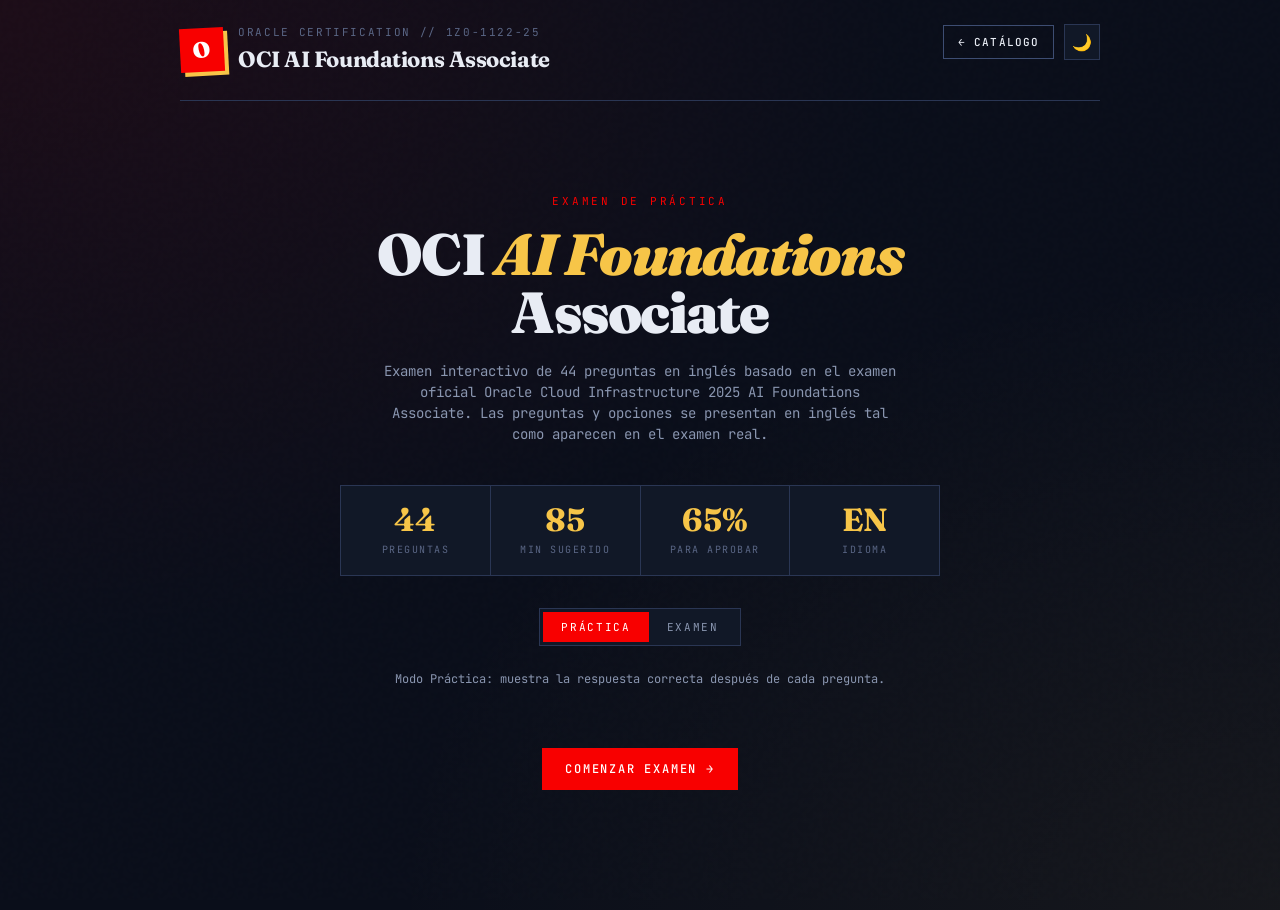
<file: examen_oci_1Z0-1122-25.html>
<!DOCTYPE html>
<html lang="en">
<head>
<meta charset="UTF-8">
<meta name="viewport" content="width=device-width, initial-scale=1.0">
<title>Examen Oracle 1Z0-1122-25</title>
<link rel="preconnect" href="https://fonts.googleapis.com">
<link rel="preconnect" href="https://fonts.gstatic.com" crossorigin>
<link href="https://fonts.googleapis.com/css2?family=JetBrains+Mono:wght@400;500;700&family=Fraunces:opsz,wght@9..144,400;9..144,500;9..144,700;9..144,900&display=swap" rel="stylesheet">
<link rel="stylesheet" href="exam-engine.css">
<script>try{if(localStorage.getItem('oci-theme')==='light')document.documentElement.setAttribute('data-theme','light')}catch(e){}</script>
</head>
<body class="grain">
<div class="container">

  <header>
    <div class="brand">
      <div class="brand-mark">O</div>
      <div class="brand-text">
        <div class="meta" id="exam-code">Oracle Certification</div>
        <h1 id="exam-title">Examen de práctica</h1>
      </div>
    </div>
    <div style="display:flex;align-items:center;gap:10px;flex-wrap:wrap;">
      <a href="index.html" class="btn catalog-btn">← Catálogo</a>
      <button class="theme-btn" id="theme-btn" title="Cambiar tema">🌙</button>
      <div class="timer hidden" id="timer-box">
        <div class="label">Tiempo</div>
        <div class="time" id="timer">00:00</div>
      </div>
    </div>
  </header>

  <section id="start-screen" class="start-screen">
    <div class="eyebrow">Examen de práctica</div>
    <h2 id="exam-heading">Cargando&hellip;</h2>
    <p class="sub" id="exam-description"></p>
    <div class="stats-grid">
      <div class="stat"><div class="stat-num" id="stat-questions">—</div><div class="stat-label">Preguntas</div></div>
      <div class="stat"><div class="stat-num" id="stat-minutes">—</div><div class="stat-label">Min sugerido</div></div>
      <div class="stat"><div class="stat-num" id="stat-pass">—</div><div class="stat-label">Para aprobar</div></div>
      <div class="stat"><div class="stat-num" id="stat-lang">EN</div><div class="stat-label">Idioma</div></div>
    </div>
    <div class="mode-toggle" role="group">
      <button class="active" data-mode="practice">Práctica</button>
      <button data-mode="exam">Examen</button>
    </div>
    <p class="sub" style="margin-top:0;font-size:12px;">
      <span id="mode-desc">Modo Práctica: muestra la respuesta correcta después de cada pregunta.</span>
    </p>
    <button class="btn btn-primary" id="start-btn" style="margin-top:20px;">Comenzar examen →</button>
  </section>

  <section id="quiz-screen" class="hidden">
    <div class="progress-wrap">
      <span class="progress-text" id="progress-text">01 / 44</span>
      <div class="progress-bar"><div class="progress-fill" id="progress-fill"></div></div>
      <span class="progress-text" id="answered-count">0 respondidas</span>
    </div>
    <div id="question-container"></div>
    <div class="nav">
      <button class="btn" id="prev-btn">← Anterior</button>
      <button class="btn" id="finish-btn">Finalizar examen</button>
      <button class="btn btn-primary" id="next-btn">Siguiente →</button>
    </div>
  </section>

  <section id="results-screen" class="hidden results">
    <div class="eyebrow" style="color:var(--accent);letter-spacing:.25em;font-size:11px;text-transform:uppercase;margin-bottom:12px;">Resultados</div>
    <div class="score-display" id="score-percent">0%</div>
    <div class="score-fraction" id="score-fraction">0 / 44 correctas</div>
    <div class="score-verdict" id="verdict">—</div>
    <div class="legend">
      <span><span class="legend-dot correct"></span>Correcta</span>
      <span><span class="legend-dot wrong"></span>Incorrecta</span>
      <span><span class="legend-dot skipped"></span>Sin responder</span>
    </div>
    <div class="review-grid" id="review-grid"></div>
    <p class="sub" style="font-size:12px;color:var(--text-muted);max-width:420px;margin:0 auto 28px;">
      Haz clic en cualquier pregunta para revisarla.
    </p>
    <div style="display:flex;gap:12px;justify-content:center;flex-wrap:wrap;">
      <button class="btn" id="review-btn">Revisar respuestas</button>
      <button class="btn btn-gold" id="restart-btn">Reiniciar examen</button>
    </div>
  </section>

</div>

<script>
const EXAM_META = {
  code: '1Z0-1122-25',
  title: 'OCI AI Foundations Associate',
  heading: 'OCI <em>AI Foundations</em><br>Associate',
  description: 'Examen interactivo de 44 preguntas en inglés basado en el examen oficial Oracle Cloud Infrastructure 2025 AI Foundations Associate. Las preguntas y opciones se presentan en inglés tal como aparecen en el examen real.',
  passPercent: 65,
  suggestedMinutes: 85,
  lang: 'EN'
};

const QUESTIONS = [
  {
    q: "Which AI domain can be employed for identifying patterns in images and extract relevant features?",
    options: [
      "Speech Processing",
      "Anomaly Detection",
      "Computer Vision",
      "Natural Language Processing"
    ],
    correct: 2,
    explain: "Computer Vision es la rama de IA especializada en procesar e interpretar imágenes y vídeo: detecta objetos, clasifica imágenes, reconoce rostros y extrae características visuales. NLP trabaja con texto, Speech Processing con audio, y Anomaly Detection identifica irregularidades en datos numéricos o de series temporales."
  },
  {
    q: "Which statement best describes the relationship between Artificial Intelligence (AI), Machine Learning (ML), and Deep Learning (DL)?",
    options: [
      "DL is a subset of AI, and ML is a subset of DL.",
      "AI is a subset of DL, which is a subset of ML.",
      "AI, ML, and DL are entirely separate fields with no overlap.",
      "ML is a subset of AI, and DL is a subset of ML."
    ],
    correct: 3,
    explain: "La relación es de círculos concéntricos: AI es el campo más amplio que engloba cualquier técnica para imitar la inteligencia humana. ML es subcategoría de AI que aprende patrones de datos. DL es subcategoría de ML que usa redes neuronales profundas para aprender representaciones jerárquicas."
  },
  {
    q: "What role do Transformers perform in Large Language Models (LLMs)?",
    options: [
      "Image recognition tasks in LLMs",
      "Provide a mechanism to process sequential data in parallel and capture long-range dependencies.",
      "Manually engineer features in the data before training the model",
      "Limit the ability of LLMs to handle large datasets by imposing strict memory constraints"
    ],
    correct: 1,
    explain: "Los Transformers usan el mecanismo de atención para procesar todos los tokens de una secuencia en paralelo (a diferencia de las RNN que lo hacen de forma secuencial), capturando dependencias de largo alcance entre palabras sin importar su distancia. Esto los hace mucho más eficientes para tareas de NLP."
  },
  {
    q: "Emma works for a customer feedback analysis team and needs to extract insights from thousands of online product reviews. She wants to determine if customers express positive or negative opinions about different aspects, such as price, quality, and customer service. Which feature of OCI Language is helpful for her?",
    options: [
      "Named entity recognition",
      "Language detection",
      "Key phrase extraction",
      "Sentiment analysis"
    ],
    correct: 3,
    explain: "Sentiment Analysis de OCI Language evalúa el tono emocional (positivo, negativo o neutro) de fragmentos de texto, pudiendo desglosarlo por aspecto. Es la herramienta perfecta para entender las opiniones de clientes sobre dimensiones específicas como precio, calidad y servicio al cliente en reseñas escritas."
  },
  {
    q: "You are training a deep learning model to classify images. What is the primary function of the convolutional layer?",
    options: [
      "To detect specific features in the input image",
      "To classify the input image",
      "To generate new images",
      "To reduce the spatial dimensions of the input image"
    ],
    correct: 0,
    explain: "Las capas convolucionales aplican filtros (kernels) sobre la imagen para detectar características locales como bordes, texturas y formas. La reducción de dimensiones espaciales la realiza la capa pooling, la clasificación final las capas densas (fully connected), y la generación de imágenes corresponde a arquitecturas como GAN."
  },
  {
    q: "How do Large Language Models (LLMs) handle the trade-off between model size, data quality, data size and performance?",
    options: [
      "They prioritize larger model sizes to achieve better performance.",
      "They focus on increasing the number of tokens while keeping the model size constant.",
      "They disregard model size and prioritize high-quality data only.",
      "They ensure that the model size, training time, and data size are balanced for optimal results."
    ],
    correct: 3,
    explain: "Los LLM modernos siguen la Chinchilla Scaling Law: el tamaño del modelo y el número de tokens de entrenamiento deben escalar de forma equilibrada para maximizar el rendimiento dado un presupuesto computacional fijo. Aumentar solo el tamaño del modelo o solo los datos resulta en modelos subóptimos."
  },
  {
    q: "In machine learning, what does the term \"model training\" mean?",
    options: [
      "Performing data analysis on collected and labeled data",
      "Establishing a relationship between input features and output",
      "Analyzing the accuracy of a trained model",
      "Writing code for the entire program"
    ],
    correct: 1,
    explain: "El entrenamiento del modelo es el proceso iterativo de ajustar los pesos internos minimizando el error entre predicciones del modelo y etiquetas reales. El resultado es un modelo que ha aprendido una función matemática que relaciona entradas con salidas, generalizable a nuevos datos no vistos."
  },
  {
    q: "What key objective does machine learning strive to achieve?",
    options: [
      "Improving computer hardware",
      "Enabling computers to learn and improve from experience",
      "Explicitly programming computers",
      "Creating algorithms to solve complex problems"
    ],
    correct: 1,
    explain: "El objetivo central del ML es dotar a los sistemas de la capacidad de aprender automáticamente a partir de datos y experiencias pasadas, mejorando su rendimiento sin necesidad de ser programados explícitamente para cada caso. La mejora proviene de la exposición a datos, no de instrucciones codificadas manualmente."
  },
  {
    q: "What is the main function of the hidden layers in an Artificial Neural Network (ANN) when recognizing handwritten digits?",
    options: [
      "Storing the input pixel values",
      "Providing labels for the output neurons",
      "Directly predicting the final output",
      "Capturing the internal representation of the raw image data"
    ],
    correct: 3,
    explain: "Las capas ocultas aprenden representaciones internas jerárquicas de los datos en bruto. En reconocimiento de dígitos manuscritos, las primeras capas detectan bordes, las intermedias formas y curvas, y las más profundas representaciones de dígitos completos. Esta jerarquía de características abstraídas permite la clasificación correcta."
  },
  {
    q: "Which algorithm is primarily used for adjusting the weights of connections between neurons during the training of an Artificial Neural Network (ANN)?",
    options: [
      "Backpropagation",
      "Random Forest",
      "Gradient Descent",
      "Support Vector Machine"
    ],
    correct: 0,
    explain: "Backpropagation calcula el gradiente del error respecto a cada peso de la red propagando el error de forma inversa desde la capa de salida hasta la de entrada mediante la regla de la cadena. Estos gradientes son usados por el optimizador (generalmente SGD o Adam) para actualizar los pesos y reducir la función de pérdida."
  },
  {
    q: "What is the key feature of Recurrent Neural Networks (RNNs)?",
    options: [
      "They have a feedback loop that allows information to persist across different time steps.",
      "They process data in parallel.",
      "They do not have an internal state.",
      "They are primarily used for image recognition tasks."
    ],
    correct: 0,
    explain: "Las RNN mantienen un estado oculto que actúa como memoria a corto plazo, transfiriendo información de pasos temporales anteriores a los siguientes mediante un bucle de retroalimentación. Esto las hace idóneas para datos secuenciales como texto, audio o series temporales, donde el contexto previo es esencial."
  },
  {
    q: "You are working on a multilingual public announcement system. Which AI task will you use to implement it?",
    options: [
      "Audio recording",
      "Text to speech",
      "Speech recognition",
      "Text summarization"
    ],
    correct: 1,
    explain: "Text-to-Speech (TTS) convierte texto escrito en audio hablado sintetizado en múltiples idiomas y voces, siendo ideal para sistemas de anuncios públicos multilingües. Speech recognition realiza la operación inversa (audio → texto). Audio recording captura audio humano real, y text summarization condensa contenido textual."
  },
  {
    q: "Which AI domain is associated with tasks such as identifying the sentiment of text and translating text between languages?",
    options: [
      "Anomaly Detection",
      "Natural Language Processing",
      "Computer Vision",
      "Speech Processing"
    ],
    correct: 1,
    explain: "Natural Language Processing (NLP) se centra en la comprensión y generación de texto escrito. El análisis de sentimientos y la traducción automática entre idiomas son dos de las tareas NLP más representativas. Computer Vision trabaja con imágenes y Speech Processing con audio."
  },
  {
    q: "What would you use Oracle AI Vector Search for?",
    options: [
      "Store business data in a cloud database.",
      "Manage database security protocols.",
      "Query data based on semantics.",
      "Query data based on keywords."
    ],
    correct: 2,
    explain: "Oracle AI Vector Search almacena representaciones vectoriales (embeddings) de datos no estructurados y permite realizar búsquedas semánticas basadas en la similitud del significado, no en coincidencias exactas de palabras clave. Es fundamental para construir aplicaciones de IA generativa como RAG (Retrieval-Augmented Generation) directamente sobre la base de datos Oracle."
  },
  {
    q: "What is the primary purpose of reinforcement learning?",
    options: [
      "Making predictions from labeled data",
      "Learning from outcomes to make decisions",
      "Identifying patterns in data",
      "Finding relationships within data sets"
    ],
    correct: 1,
    explain: "Reinforcement Learning entrena a un agente para tomar decisiones secuenciales en un entorno maximizando una recompensa acumulativa. El agente aprende por prueba y error: recibe retroalimentación positiva (reward) o negativa (penalty) por cada acción y ajusta su política de decisión para maximizar las recompensas futuras."
  },
  {
    q: "What distinguishes Generative AI from other types of AI?",
    options: [
      "Generative AI creates diverse content such as text, audio, and images by learning patterns from existing data.",
      "Generative AI involves training models to perform tasks without human intervention.",
      "Generative AI uses algorithms to predict outcomes based on past data.",
      "Generative AI focuses on making decisions based on user interactions."
    ],
    correct: 0,
    explain: "La IA Generativa aprende la distribución estadística de los datos de entrenamiento y puede generar nuevos contenidos originales (texto, imágenes, audio, código, vídeo) coherentes con esa distribución. Esto la diferencia de la IA discriminativa, que solo clasifica o predice etiquetas para entradas existentes sin crear contenido nuevo."
  },
  {
    q: "Which feature is NOT available as part of OCI Speech capabilities?",
    options: [
      "Provides timestamped, grammatically accurate transcriptions",
      "Transcribes audio and video files into text",
      "Uses extensive data science experience to operate",
      "Supports multiple languages including English, Spanish, and Portuguese"
    ],
    correct: 2,
    explain: "OCI Speech es un servicio de IA gestionado que NO requiere experiencia en ciencia de datos para operar. Los usuarios simplemente envían archivos de audio o vídeo y obtienen transcripciones mediante API, sin entrenar modelos ni gestionar infraestructura. Las demás opciones sí son características reales del servicio."
  },
  {
    q: "Which feature of OCI Speech helps make transcriptions easier to read and understand?",
    options: [
      "Timestamping",
      "Audio tuning",
      "Profanity filtering",
      "Text normalization"
    ],
    correct: 3,
    explain: "Text Normalization convierte formas no estándar presentes en el audio transcrito (números, fechas, cantidades, abreviaturas) en sus formas escritas convencionales. Por ejemplo, convierte '1234' en 'one thousand two hundred thirty four' o fechas en formato extendido, haciendo las transcripciones más legibles y comprensibles."
  },
  {
    q: "What can Oracle Cloud Infrastructure Document Understanding NOT do?",
    options: [
      "Extract tables from documents",
      "Classify documents into different types",
      "Extract text from documents",
      "Generate transcript from documents"
    ],
    correct: 3,
    explain: "OCI Document Understanding opera exclusivamente sobre documentos visuales (PDF, imágenes): extrae texto mediante OCR, detecta y extrae tablas y pares clave-valor, y clasifica documentos por tipo. No procesa archivos de audio ni genera transcripciones de audio; esa función pertenece al servicio OCI Speech."
  },
  {
    q: "Which statement describes the Optical Character Recognition (OCR) feature of Oracle Cloud Infrastructure Document Understanding?",
    options: [
      "It recognizes and extracts text from a document.",
      "It enhances the visual quality of documents.",
      "It converts audio files into text.",
      "It provides real-time translation of text."
    ],
    correct: 0,
    explain: "El OCR de OCI Document Understanding analiza la representación visual de documentos escaneados o fotografiados —donde el texto existe como píxeles de imagen— y reconoce y extrae ese texto para convertirlo en datos procesables por máquina. Es la función base sobre la que se construyen las demás capacidades del servicio."
  },
  {
    q: "Lisa is working on a project that involves transcribing thousands of audio files stored in Oracle Cloud. She wants to process multiple files efficiently instead of transcribing them one by one. Which OCI Speech feature should Lisa use?",
    options: [
      "Confidence scoring",
      "Time stamping",
      "Batch support",
      "Profanity filtering"
    ],
    correct: 2,
    explain: "Batch Support de OCI Speech permite enviar múltiples archivos de audio o vídeo en una sola solicitud para su transcripción asíncrona. El servicio procesa todos los archivos en paralelo y devuelve los resultados cuando finaliza, sin necesidad de gestionarlos uno a uno. Es la solución ideal para grandes volúmenes de archivos."
  },
  {
    q: "Which capability is supported by the Oracle Cloud Infrastructure Vision service?",
    options: [
      "Detecting and preventing fraud in financial transactions",
      "Analyzing historical data for unusual patterns",
      "Detecting vehicle number plates to issue speed citations",
      "Generating realistic images from text"
    ],
    correct: 2,
    explain: "OCI Vision puede analizar imágenes para detectar objetos con bounding boxes y leer texto mediante OCR. La detección de matrículas combina ambas capacidades: detectar el objeto (la matrícula) y leer el texto alfanumérico que contiene, aplicable en sistemas de vigilancia de tráfico. La detección de fraude y la generación de imágenes son capacidades de otros servicios."
  },
  {
    q: "How does Oracle Cloud Infrastructure Document Understanding service facilitate business processes?",
    options: [
      "By analyzing sentiment in text documents",
      "By automating data extraction from documents",
      "By transcribing spoken language",
      "By generating lifelike speech from documents"
    ],
    correct: 1,
    explain: "OCI Document Understanding automatiza la extracción de datos estructurados (campos de texto, tablas, pares clave-valor) de documentos no estructurados como facturas, contratos y formularios. Esto elimina la entrada manual de datos, acelera los flujos de trabajo documentales y reduce errores humanos en procesos de negocio."
  },
  {
    q: "You are part of the medical transcription team and need to automate transcription tasks. Which OCI AI service are you most likely to use?",
    options: [
      "Vision",
      "Document Understanding",
      "Language",
      "Speech"
    ],
    correct: 3,
    explain: "OCI Speech transcribe automáticamente archivos de audio (consultas médicas, dictados de médicos) a texto con marcas de tiempo y alta precisión, siendo la herramienta ideal para automatizar transcripción médica. OCI Vision trabaja con imágenes, Document Understanding con documentos visuales, y Language analiza texto ya escrito."
  },
  {
    q: "Which component in OCI Data Science provides an interactive coding environment for building and training models?",
    options: [
      "Notebook Sessions",
      "Conda Environments",
      "Model Catalog",
      "Data Science Jobs"
    ],
    correct: 0,
    explain: "Notebook Sessions en OCI Data Science son entornos Jupyter gestionados con acceso a cómputo escalable, almacenamiento de objetos y librerías de ML/DL preinstaladas. Los científicos de datos los usan para explorar datos, desarrollar modelos y ejecutar experimentos de forma iterativa e interactiva."
  },
  {
    q: "What is the purpose of the model catalog in OCI Data Science?",
    options: [
      "To create and switch between different environments",
      "To store, track, share, and manage models",
      "To deploy models as HTTP endpoints",
      "To provide a preinstalled open source library"
    ],
    correct: 1,
    explain: "El Model Catalog de OCI Data Science es un repositorio centralizado que permite almacenar modelos con sus metadatos, versiones y artefactos; rastrear su linaje y procedencia; compartirlos entre equipos; y gestionar su ciclo de vida completo. Facilita la gobernanza y reutilización de modelos en la organización."
  },
  {
    q: "What is the purpose of Attention Mechanism in Transformer architecture?",
    options: [
      "Weigh the importance of different words within a sequence and understand the context.",
      "Break down a sentence into smaller pieces called tokens.",
      "Convert tokens into numerical forms (vectors) that the model can understand.",
      "Apply a specific function to each word individually."
    ],
    correct: 0,
    explain: "El Attention Mechanism permite al Transformer calcular y asignar pesos de importancia relativos a cada token en relación con todos los demás, capturando dependencias contextuales a cualquier distancia. La tokenización divide el texto en tokens, los embeddings convierten tokens en vectores, y las funciones de activación operan sobre neuronas individuales."
  },
  {
    q: "What is the role of the self-attention mechanism in a transformer model?",
    options: [
      "It assigns different importance to each word in a sequence based on context.",
      "It replaces all previous deep learning techniques for text processing.",
      "It memorizes and retrieves specific words from past training examples.",
      "It forces the model to only focus on the most recent words in a sequence."
    ],
    correct: 0,
    explain: "Self-attention computa la relevancia de cada token respecto a todos los demás tokens de la misma secuencia, permitiendo capturar el contexto y resolver ambigüedades semánticas independientemente de la distancia entre palabras. Por ejemplo, en 'The bank was on the river bank', la auto-atención ayuda a desambiguar 'bank' según el contexto circundante."
  },
  {
    q: "Which type of machine learning is used to understand relationships within data and is not focused on making predictions or classifications?",
    options: [
      "Supervised learning",
      "Unsupervised learning",
      "Reinforcement learning",
      "Active learning"
    ],
    correct: 1,
    explain: "Unsupervised Learning trabaja con datos sin etiquetar y busca descubrir estructuras ocultas, agrupaciones (clustering), asociaciones y reducciones de dimensionalidad intrínsecas en los datos. A diferencia del supervisado, no predice etiquetas predefinidas, sino que revela patrones y relaciones emergentes."
  },
  {
    q: "You're analyzing customer feedback forms to identify common complaints. Which machine learning approach would you use?",
    options: [
      "Reinforcement Learning",
      "Deep Learning",
      "Unsupervised Learning",
      "Supervised Learning"
    ],
    correct: 2,
    explain: "Identificar quejas comunes sin categorías predefinidas es una tarea de descubrimiento de patrones que corresponde a Unsupervised Learning, concretamente al clustering. El algoritmo agrupa automáticamente las reseñas similares entre sí, permitiendo descubrir temas o quejas recurrentes sin etiquetar los datos de antemano."
  },
  {
    q: "How is \"Prompt Engineering\" different from \"Fine-tuning\" in the context of Large Language Models (LLMs)?",
    options: [
      "Prompt Engineering modifies training data, while Fine-tuning alters the model's structure.",
      "Both involve retraining the model, but Prompt Engineering does it more often.",
      "Prompt Engineering creates input prompts, while Fine-tuning retrains the model on specific data.",
      "Prompt Engineering adjusts the model's parameters, while Fine-tuning crafts input prompts."
    ],
    correct: 2,
    explain: "Prompt Engineering diseña instrucciones de entrada para guiar el LLM sin modificar sus pesos; es una técnica sin coste de entrenamiento. Fine-tuning actualiza los pesos del modelo reentrenándolo sobre un conjunto de datos específico del dominio, adaptándolo de forma permanente a tareas o vocabularios especializados."
  },
  {
    q: "What is a key advantage of using dedicated AI clusters in the OCI Generative AI service?",
    options: [
      "They provide high performance compute resources for fine-tuning tasks.",
      "They allow access to unlimited database resources.",
      "They provide faster internet connection speeds.",
      "They are free of charge for all users."
    ],
    correct: 0,
    explain: "Los dedicated AI clusters en OCI Generative AI proporcionan GPUs de alto rendimiento asignadas exclusivamente al tenant, con latencia predecible y capacidad óptima para tareas computacionalmente intensivas como el fine-tuning de LLM. Garantizan aislamiento de recursos, rendimiento consistente y control total sobre el entorno de entrenamiento."
  },
  {
    q: "Which is NOT a category of pretrained foundational models available in the OCI Generative AI service?",
    options: [
      "Translation models",
      "Generation models",
      "Chat models",
      "Embedding models"
    ],
    correct: 0,
    explain: "OCI Generative AI ofrece tres categorías de modelos de base preentrenados: Generation models (para completar y generar contenido), Chat models (para conversación interactiva) y Embedding models (para convertir texto en vectores numéricos). Translation models NO es una categoría independiente dentro del catálogo de OCI Generative AI."
  },
  {
    q: "What does \"fine-tuning\" refer to in the context of OCI Generative AI service?",
    options: [
      "Upgrading the hardware of the AI clusters",
      "Doubling the neural network layers",
      "Adjusting the model parameters to improve accuracy",
      "Encrypting the data for security reasons"
    ],
    correct: 2,
    explain: "Fine-tuning en OCI Generative AI es el proceso de reentrenar un modelo base con datos específicos del dominio o la tarea del cliente para adaptar sus parámetros (pesos) y mejorar su precisión en ese contexto. Permite personalizar un LLM de propósito general para que adopte el tono, vocabulario y conocimiento específico de una organización."
  },
  {
    q: "What is the benefit of using embedding models in OCI Generative AI service?",
    options: [
      "They simplify managing databases.",
      "They enable creating detailed graphics.",
      "They optimize the use of computational resources.",
      "They facilitate semantic searches."
    ],
    correct: 3,
    explain: "Los Embedding models convierten texto en vectores numéricos de alta dimensión que capturan el significado semántico. Esto permite realizar búsquedas por similitud semántica (encontrar contenido con significado similar aunque use palabras distintas), fundamental para aplicaciones como RAG, búsqueda inteligente y sistemas de recomendación."
  },
  {
    q: "What is \"in-context learning\" in the realm of Large Language Models (LLMs)?",
    options: [
      "Training a model on a diverse range of tasks",
      "Modifying the behavior of a pretrained LLM permanently",
      "Providing a few examples of a target task via the input prompt",
      "Teaching a model through zero-shot learning"
    ],
    correct: 2,
    explain: "In-context learning (o few-shot learning) consiste en incluir directamente en el prompt de entrada algunos ejemplos demostrativos de la tarea deseada, sin modificar los pesos del modelo. El modelo infiere el patrón de los ejemplos y lo aplica a la nueva solicitud, adaptando su comportamiento temporalmente sin ningún coste de entrenamiento."
  },
  {
    q: "Which is NOT a capability of OCI Vision's image analysis?",
    options: [
      "Translating text in images to another language",
      "Object detection with bounding boxes",
      "Assigning classification labels to images",
      "Locating and extracting text in images"
    ],
    correct: 0,
    explain: "OCI Vision puede clasificar imágenes, detectar objetos con bounding boxes y extraer texto mediante OCR. Sin embargo, NO puede traducir el texto encontrado en imágenes a otro idioma; esa función pertenece a OCI Language. Vision y Language son servicios complementarios pero independientes."
  },
  {
    q: "Which feature is NOT supported as part of the OCI Language service's pretrained language processing capabilities?",
    options: [
      "Language Detection",
      "Sentiment Analysis",
      "Text Classification",
      "Text Generation"
    ],
    correct: 3,
    explain: "Las capacidades de inferencia preentrenadas de OCI Language incluyen: Language Detection, Sentiment Analysis, Key Phrase Extraction, Named Entity Recognition (NER) y Text Classification. Text Generation NO es una capacidad preentrenada del servicio OCI Language; para ello se utiliza OCI Generative AI."
  },
  {
    q: "What is the primary benefit of using the OCI Language service for text analysis?",
    options: [
      "It provides image processing capabilities.",
      "It allows for text analysis at scale without machine learning expertise.",
      "It only works with structured data.",
      "It requires extensive machine learning expertise to use."
    ],
    correct: 1,
    explain: "OCI Language es un servicio de IA gestionado que expone capacidades de análisis de texto a través de APIs REST, sin que los usuarios necesiten experiencia en ciencia de datos ni en ML. Gestiona toda la infraestructura subyacente y los modelos, permitiendo procesar grandes volúmenes de texto a escala con sencillez."
  },
  {
    q: "You are working on a project for a healthcare organization that wants to develop a system to predict the severity of patients' illnesses upon admission to a hospital. The goal is to classify patients into three categories — Low Risk, Moderate Risk, and High Risk — based on their medical history and vital signs. Which type of supervised learning algorithm is required in this scenario?",
    options: [
      "Binary Classification",
      "Regression",
      "Multi-Class Classification",
      "Clustering"
    ],
    correct: 2,
    explain: "Multi-Class Classification asigna cada instancia a una de tres o más clases mutuamente excluyentes. Como el sistema debe clasificar pacientes en tres categorías (Low Risk, Moderate Risk, High Risk), se requiere un clasificador multiclase. Binary Classification solo distingue entre dos clases, Regression predice valores continuos, y Clustering es aprendizaje no supervisado."
  },
  {
    q: "What is the difference between classification and regression in Supervised Machine Learning?",
    options: [
      "Classification assigns data points to categories, whereas regression predicts continuous values.",
      "Classification predicts continuous values, whereas regression assigns data points to categories.",
      "Classification and regression both predict continuous values.",
      "Classification and regression both assign data points to categories."
    ],
    correct: 0,
    explain: "En aprendizaje supervisado, Classification predice etiquetas categóricas discretas (spam/no spam, tipo de tumor), mientras que Regression predice valores numéricos continuos (precio de una casa, temperatura). Son las dos tareas fundamentales del aprendizaje supervisado, diferenciadas por el tipo de variable de salida."
  },
  {
    q: "Which AI Ethics principle leads to the Responsible AI requirement of transparency?",
    options: [
      "Respect for human autonomy",
      "Prevention of harm",
      "Fairness",
      "Explicability"
    ],
    correct: 3,
    explain: "Explicability exige que las decisiones y razonamientos de los sistemas de IA puedan ser entendidos y justificados de forma comprensible por los humanos. De este principio se deriva el requisito de Transparency en la IA Responsable: los procesos, datos y criterios de los sistemas de IA deben ser abiertos y comprensibles para las partes afectadas."
  },
  {
    q: "How does AI enhance human efforts?",
    options: [
      "By completely replacing human workers in all tasks",
      "By increasing the physical strength of humans",
      "By deleting data humans need to handle",
      "By processing data at a speed and effectiveness far beyond human capability"
    ],
    correct: 3,
    explain: "La IA amplifica las capacidades humanas procesando enormes volúmenes de datos a velocidades muy superiores a la capacidad humana, identificando patrones sutiles y extrayendo información relevante de forma automatizada. Actúa como herramienta que potencia la productividad y toma de decisiones humana, especialmente en tareas analíticas a gran escala."
  },
  {
    q: "What is the primary benefit of using Oracle Cloud Infrastructure Supercluster for AI workloads?",
    options: [
      "It offers seamless integration with social media platforms.",
      "It provides a cost-effective solution for simple AI tasks.",
      "It delivers exceptional performance and scalability for complex AI tasks.",
      "It is ideal for tasks such as text-to-speech conversion."
    ],
    correct: 2,
    explain: "OCI Supercluster conecta cientos de nodos GPU de alta densidad mediante interconexiones RDMA de baja latencia, ofreciendo el rendimiento y la escalabilidad necesarios para cargas de trabajo de IA extremadamente complejas como el entrenamiento de LLM a gran escala, inferencia de alto rendimiento y simulaciones científicas que requieren cómputo distribuido masivo."
  }
];
</script>
<script src="exam-engine.js"></script>
</body>
</html>
</file>
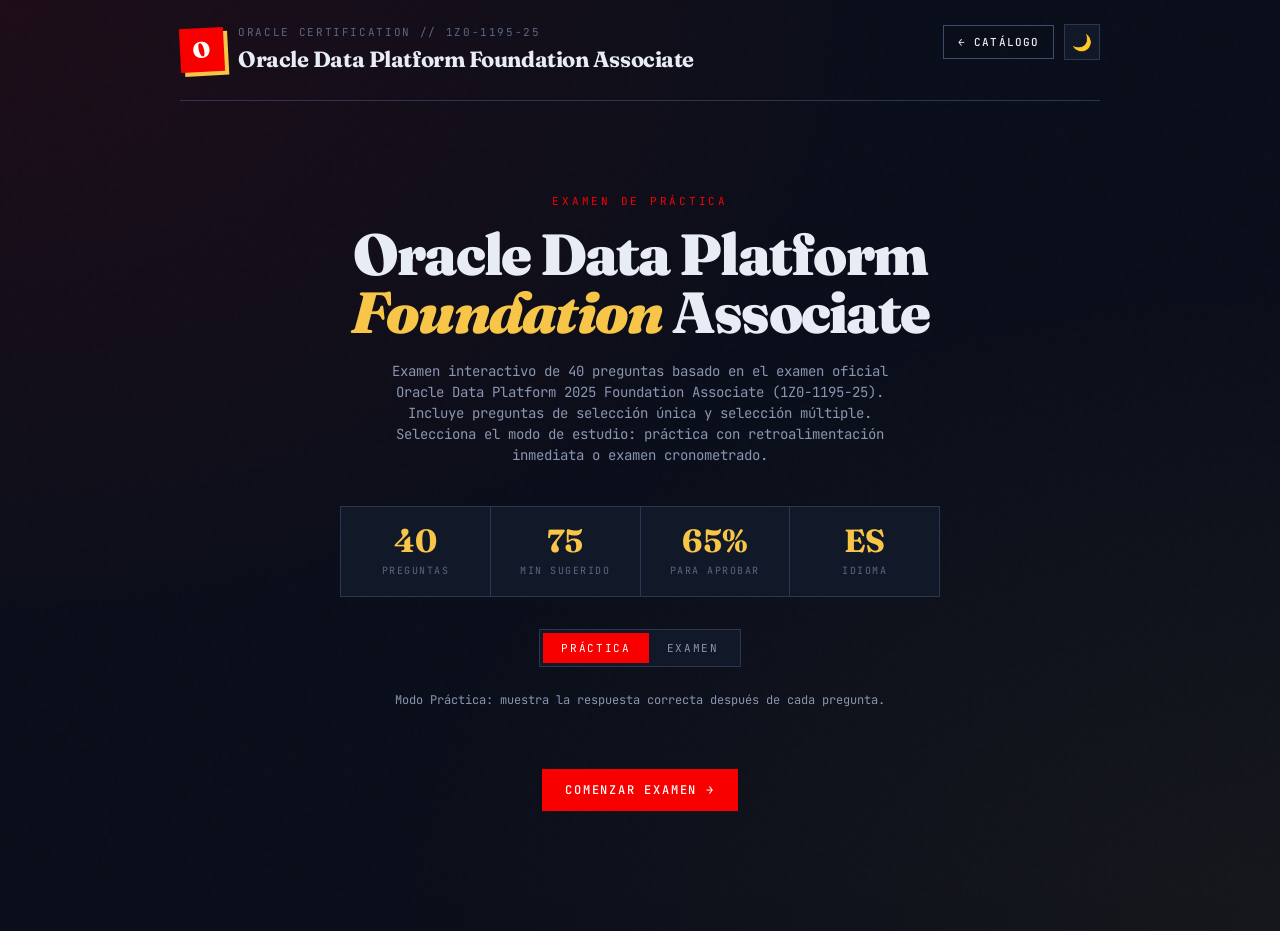
<file: examen_oci_1Z0-1195-25.html>
<!DOCTYPE html>
<html lang="es">
<head>
<meta charset="UTF-8">
<meta name="viewport" content="width=device-width, initial-scale=1.0">
<title>Examen Oracle 1Z0-1195-25</title>
<link rel="preconnect" href="https://fonts.googleapis.com">
<link rel="preconnect" href="https://fonts.gstatic.com" crossorigin>
<link href="https://fonts.googleapis.com/css2?family=JetBrains+Mono:wght@400;500;700&family=Fraunces:opsz,wght@9..144,400;9..144,500;9..144,700;9..144,900&display=swap" rel="stylesheet">
<link rel="stylesheet" href="exam-engine.css">
<script>try{if(localStorage.getItem('oci-theme')==='light')document.documentElement.setAttribute('data-theme','light')}catch(e){}</script>
</head>
<body class="grain">
<div class="container">

  <header>
    <div class="brand">
      <div class="brand-mark">O</div>
      <div class="brand-text">
        <div class="meta" id="exam-code">Oracle Certification</div>
        <h1 id="exam-title">Examen de práctica</h1>
      </div>
    </div>
    <div style="display:flex;align-items:center;gap:10px;flex-wrap:wrap;">
      <a href="index.html" class="btn catalog-btn">← Catálogo</a>
      <button class="theme-btn" id="theme-btn" title="Cambiar tema">🌙</button>
      <div class="timer hidden" id="timer-box">
        <div class="label">Tiempo</div>
        <div class="time" id="timer">00:00</div>
      </div>
    </div>
  </header>

  <section id="start-screen" class="start-screen">
    <div class="eyebrow">Examen de práctica</div>
    <h2 id="exam-heading">Cargando&hellip;</h2>
    <p class="sub" id="exam-description"></p>
    <div class="stats-grid">
      <div class="stat"><div class="stat-num" id="stat-questions">—</div><div class="stat-label">Preguntas</div></div>
      <div class="stat"><div class="stat-num" id="stat-minutes">—</div><div class="stat-label">Min sugerido</div></div>
      <div class="stat"><div class="stat-num" id="stat-pass">—</div><div class="stat-label">Para aprobar</div></div>
      <div class="stat"><div class="stat-num" id="stat-lang">ES</div><div class="stat-label">Idioma</div></div>
    </div>
    <div class="mode-toggle" role="group">
      <button class="active" data-mode="practice">Práctica</button>
      <button data-mode="exam">Examen</button>
    </div>
    <p class="sub" style="margin-top:0;font-size:12px;">
      <span id="mode-desc">Modo Práctica: muestra la respuesta correcta después de cada pregunta.</span>
    </p>
    <button class="btn btn-primary" id="start-btn" style="margin-top:20px;">Comenzar examen →</button>
  </section>

  <section id="quiz-screen" class="hidden">
    <div class="progress-wrap">
      <span class="progress-text" id="progress-text">01 / 40</span>
      <div class="progress-bar"><div class="progress-fill" id="progress-fill"></div></div>
      <span class="progress-text" id="answered-count">0 respondidas</span>
    </div>
    <div id="question-container"></div>
    <div class="nav">
      <button class="btn" id="prev-btn">← Anterior</button>
      <button class="btn" id="finish-btn">Finalizar examen</button>
      <button class="btn btn-primary" id="next-btn">Siguiente →</button>
    </div>
  </section>

  <section id="results-screen" class="hidden results">
    <div class="eyebrow" style="color:var(--accent);letter-spacing:.25em;font-size:11px;text-transform:uppercase;margin-bottom:12px;">Resultados</div>
    <div class="score-display" id="score-percent">0%</div>
    <div class="score-fraction" id="score-fraction">0 / 40 correctas</div>
    <div class="score-verdict" id="verdict">—</div>
    <div class="legend">
      <span><span class="legend-dot correct"></span>Correcta</span>
      <span><span class="legend-dot wrong"></span>Incorrecta</span>
      <span><span class="legend-dot skipped"></span>Sin responder</span>
    </div>
    <div class="review-grid" id="review-grid"></div>
    <p class="sub" style="font-size:12px;color:var(--text-muted);max-width:420px;margin:0 auto 28px;">
      Haz clic en cualquier pregunta para revisarla.
    </p>
    <div style="display:flex;gap:12px;justify-content:center;flex-wrap:wrap;">
      <button class="btn" id="review-btn">Revisar respuestas</button>
      <button class="btn btn-gold" id="restart-btn">Reiniciar examen</button>
    </div>
  </section>

</div>

<script>
const EXAM_META = {
  code: '1Z0-1195-25',
  title: 'Oracle Data Platform Foundation Associate',
  heading: 'Oracle Data Platform<br><em>Foundation</em> Associate',
  description: 'Examen interactivo de 40 preguntas basado en el examen oficial Oracle Data Platform 2025 Foundation Associate (1Z0-1195-25). Incluye preguntas de selección única y selección múltiple. Selecciona el modo de estudio: práctica con retroalimentación inmediata o examen cronometrado.',
  passPercent: 65,
  suggestedMinutes: 75,
  lang: 'ES'
};

const QUESTIONS = [
  {
    q: "¿Qué medida de seguridad está implementada de forma predeterminada e incluida si no está usando licencias BYOL con Exadata Cloud@Customer?",
    options: [
      "Oracle Key Vault",
      "Audit Vault y Database Firewall",
      "Oracle Native Network Encryption y TDE (Transparent Data Encryption)",
      "Database Vault y Data Masking Pack"
    ],
    correct: 2,
    explain: "Oracle Native Network Encryption (NNE) y TDE (Transparent Data Encryption) son las medidas de seguridad incluidas de forma predeterminada en Exadata Cloud@Customer cuando no se utiliza licencia BYOL. NNE protege los datos en tránsito cifrando el tráfico de red entre el cliente y la base de datos sin necesidad de SSL/TLS. TDE protege los datos en reposo cifrando automáticamente los datos almacenados en disco sin cambios en la aplicación. Ambas están activas por defecto sin costo adicional de licencia. Oracle Key Vault, Audit Vault, Database Vault y Data Masking Pack son productos separados que requieren licenciamiento adicional."
  },
  {
    q: "¿Cuáles dos afirmaciones son verdaderas al decidir en qué región de OCI registrar una infraestructura de Exadata Cloud@Customer?",
    options: [
      "Considere la proximidad física de la región en la que registra la infraestructura a su centro de datos.",
      "Considere cualquier política empresarial o regulación que impida el uso de una región particular.",
      "La región de Exadata Cloud@Customer puede cambiarse después de crear la infraestructura.",
      "Considere qué dominio de disponibilidad (dentro de la región) usar para crear la infraestructura de Exadata Cloud@Customer.",
      "Exadata Cloud@Customer está alojado en el data center del cliente, por lo que la infraestructura de Exadata no se registra en una región de OCI."
    ],
    correct: [0, 1],
    explain: "Al registrar Exadata Cloud@Customer en una región de OCI, dos factores son críticos: (1) Proximidad física — aunque el hardware está en el data center del cliente, la región de OCI controla dónde se ejecuta el plano de control y gestión; una región lejana puede implicar mayor latencia en las operaciones de gestión. (2) Políticas y regulaciones — algunas industrias y países tienen requisitos de soberanía de datos que prohíben procesar datos de gestión en ciertas jurisdicciones. La región NO puede cambiarse después de crear la infraestructura (es permanente). La elección del dominio de disponibilidad no aplica para ExaC@C ya que el hardware está en las instalaciones del cliente."
  },
  {
    q: "¿Cuál es la ÚLTIMA versión que admite la arquitectura non-CDB?",
    options: [
      "Oracle Database 23c",
      "Oracle Database 21c",
      "Oracle Database 18c",
      "Oracle Database 19c"
    ],
    correct: 3,
    explain: "Oracle Database 19c es la última versión que soporta la arquitectura non-CDB (non-Container Database), es decir, bases de datos tradicionales sin arquitectura multitenant. A partir de Oracle Database 21c, Oracle eliminó el soporte a non-CDB, siendo obligatoria la arquitectura CDB (Container Database) con PDBs (Pluggable Databases). Oracle Database 19c es también una versión de soporte a largo plazo (LTS) hasta 2027 con soporte extendido hasta 2030, lo que la convierte en la versión de migración recomendada para quienes aún usen arquitecturas non-CDB antes de adoptar multitenant."
  },
  {
    q: "¿Cuáles son dos razones importantes para actualizar y aplicar parches?",
    options: [
      "Validación de la aplicación",
      "Reestructurar la base de datos",
      "Cumplimiento de soporte",
      "Seguridad"
    ],
    correct: [2, 3],
    explain: "Hay dos razones fundamentales para mantener actualizadas y parchadas las bases de datos Oracle: (1) Seguridad — los parches cierran vulnerabilidades conocidas que podrían ser explotadas por atacantes. Oracle publica Critical Patch Updates (CPU) trimestralmente para corregir vulnerabilidades de seguridad. (2) Cumplimiento de soporte — Oracle solo brinda soporte técnico completo a versiones dentro del ciclo de soporte activo. Ejecutar versiones fuera de soporte puede violar requisitos de auditoría y regulaciones como PCI-DSS o HIPAA. La validación de aplicaciones y la reestructuración de la base de datos son actividades relacionadas con upgrades, no razones primarias para parchear."
  },
  {
    q: "¿Cuándo debe cambiar el parámetro COMPATIBLE?",
    options: [
      "Después de degradaciones de la base de datos",
      "Después de upgrades",
      "Después de parchear",
      "Cuando la base de datos está detenida"
    ],
    correct: 2,
    explain: "El parámetro COMPATIBLE en Oracle Database controla qué características de la versión actual están disponibles y garantiza la compatibilidad con versiones anteriores. Se debe cambiar después de aplicar parches (patches), NO inmediatamente al hacer un upgrade. El motivo: después de aplicar un patch, primero debe verificar que todo funcione correctamente. Si descubre problemas, podría necesitar hacer un downgrade — y si ya cambió COMPATIBLE a la nueva versión, el downgrade ya no sería posible porque pueden haberse activado características incompatibles con la versión anterior. Por ello, Oracle recomienda verificar la estabilidad del sistema antes de modificar COMPATIBLE."
  },
  {
    q: "¿Cuál es el objetivo principal de Oracle Maximum Availability Architecture (MAA) para los sistemas de los clientes?",
    options: [
      "Protección de datos, acceso e informes",
      "Disponibilidad continua, seguridad de red y failover",
      "Replicación activa, protección de datos y disponibilidad continua",
      "Escalabilidad horizontal, disponibilidad de aplicaciones y protección"
    ],
    correct: 2,
    explain: "Oracle Maximum Availability Architecture (MAA) es el conjunto de mejores prácticas, configuraciones y referencias de arquitectura de Oracle para lograr la máxima disponibilidad. Sus tres pilares fundamentales son: (1) Replicación activa — uso de tecnologías como Data Guard (standby sincrónico o asíncrono), GoldenGate (replicación bidireccional) y RAC (Real Application Clusters) para mantener copias activas de los datos; (2) Protección de datos — backups automáticos con RMAN, flashback technologies para recuperación rápida ante pérdida de datos; (3) Disponibilidad continua — RTO (Recovery Time Objective) y RPO (Recovery Point Objective) cercanos a cero, failover automático transparente para las aplicaciones."
  },
  {
    q: "¿Qué carga de trabajo NO puede ejecutarse en Oracle Database 19c?",
    options: [
      "Clústeres Hadoop",
      "Translytical",
      "Machine Learning",
      "Gaming"
    ],
    correct: 0,
    explain: "Oracle Database 19c es una base de datos convergente que soporta múltiples tipos de cargas de trabajo: Translytical (OLTP + Analytics simultáneamente con HTAP), Machine Learning (Oracle Machine Learning, OML), Gaming (transacciones OLTP de alta velocidad), JSON, Graph, Spatial, y más. Lo que Oracle Database 19c NO puede ejecutar son Clústeres Hadoop nativos — Hadoop es un ecosistema de procesamiento distribuido de datos no estructurados (HDFS, MapReduce, YARN) que requiere su propio cluster de nodos. Oracle interopera con Hadoop a través de Oracle Big Data Service y conectores, pero la base de datos en sí no es un clúster Hadoop."
  },
  {
    q: "Oracle Automated Machine Learning (AutoML) tiene opciones para usar algoritmos en base de datos y open source. ¿Cuál es un ejemplo de opción en base de datos?",
    options: [
      "Interfaz REST",
      "Oracle Machine Learning para Python (OML4Py) APIs",
      "Ajuste de hiperparámetros",
      "Texto cognitivo"
    ],
    correct: 1,
    explain: "Oracle AutoML permite acceder a algoritmos de ML de dos formas: (1) En base de datos (in-database): Oracle Machine Learning for Python (OML4Py) proporciona APIs de Python que ejecutan algoritmos directamente dentro de Oracle Database, aprovechando la infraestructura de la base de datos sin mover los datos. También incluye OML4R (para R) y OML4SQL. (2) Open source: algoritmos de scikit-learn, TensorFlow, PyTorch que se ejecutan fuera de la base de datos. OML4Py es la opción in-database porque los modelos y el procesamiento viven dentro del motor de base de datos, maximizando rendimiento y seguridad. El ajuste de hiperparámetros y la interfaz REST son componentes del framework, no opciones in-database específicas."
  },
  {
    q: "¿Qué servicio de OCI NO está disponible para aprovisionamiento en su tenancy como recurso Always Free?",
    options: [
      "Block Volume (hasta 100 GB de almacenamiento total)",
      "Autonomous Database (hasta dos instancias de base de datos)",
      "Load Balancing (un equilibrador de carga)",
      "Fast Connect (1 Gbps peering público)"
    ],
    correct: 3,
    explain: "OCI Always Free ofrece un conjunto de recursos sin costo y sin límite de tiempo. Los recursos Always Free incluyen: 2 instancias Autonomous Database (ATP o ADW, hasta 20 GB cada una), 2 instancias de Compute AMD, Block Volume hasta 200 GB total, Object Storage 20 GB, 1 Load Balancer flexible (10 Mbps), y más. Fast Connect (conexión privada dedicada entre on-premises y OCI de 1 Gbps o más) NO es un recurso Always Free — es un servicio de conectividad premium con facturación por puerto y ancho de banda. Fast Connect requiere hardware físico en instalaciones de peering y tiene costos significativos de aprovisionamiento."
  },
  {
    q: "¿Qué conjunto de APIs de estilo NoSQL se puede usar en Autonomous JSON Database?",
    options: [
      "SODA (Simple Oracle Document Access)",
      "OASD (Oracle Application Storage Definition)",
      "DOSA (Document Open Solution Access)",
      "OSDA (Oracle Simple Document Access)"
    ],
    correct: 0,
    explain: "SODA (Simple Oracle Document Access) es el conjunto de APIs de estilo NoSQL de Oracle que permite trabajar con colecciones de documentos JSON sin necesidad de escribir SQL. SODA está disponible en Autonomous JSON Database y otras ediciones de Oracle Database. Con SODA se pueden realizar operaciones CRUD (Crear, Leer, Actualizar, Eliminar) sobre documentos JSON usando APIs disponibles para Java, Python, Node.js, REST y PL/SQL. SODA almacena los documentos en tablas Oracle internamente pero expone una interfaz de colección de documentos similar a MongoDB. Las opciones B, C y D son acrónimos inventados que no existen en el ecosistema Oracle."
  },
  {
    q: "¿Qué sentencia puede ser detectada por el monitoreo de acceso a datos sensibles?",
    options: [
      "SELECT * from EMPLOYEES;",
      "SELECT SYSDATE from DUAL;",
      "UPDATE quarter_reference set Q1='012022'",
      "CREATE index emp_id_idx on EMPLOYEES(emp_id);"
    ],
    correct: 0,
    explain: "El monitoreo de acceso a datos sensibles (implementado por Oracle Audit Vault and Database Firewall o políticas de auditoría de Oracle Database) detecta consultas que acceden a tablas o columnas marcadas como contenedoras de datos sensibles. SELECT * from EMPLOYEES accede a toda la tabla EMPLOYEES, que típicamente contiene datos personales sensibles como nombres, salarios, números de identificación e información de contacto. Las otras sentencias no acceden a datos de negocio sensibles: SELECT SYSDATE from DUAL consulta solo la fecha del sistema, UPDATE quarter_reference modifica datos de referencia de períodos contables (no datos personales), y CREATE index opera sobre la estructura del índice sin exponer datos sensibles."
  },
  {
    q: "¿Qué significa ORDS?",
    options: [
      "Oracle Rapid Data Systems",
      "Oracle REAP Diagnosis Systems",
      "Oracle REST Data Services",
      "Oracle Resilient Data Security"
    ],
    correct: 2,
    explain: "ORDS significa Oracle REST Data Services. Es un middleware de Oracle que expone datos y lógica de Oracle Database a través de interfaces REST HTTP/HTTPS estándar. Con ORDS se pueden: habilitar REST automáticamente sobre tablas, vistas y procedimientos almacenados; publicar APIs REST seguras desde PL/SQL; desarrollar aplicaciones APEX (Oracle APEX depende de ORDS para su capa web); y conectar herramientas de terceros a Oracle Database sin drivers JDBC/ODBC. ORDS está incluido gratuitamente en Autonomous Database y disponible para descarga gratuita para bases de datos on-premises. Las otras opciones (Rapid Data Systems, REAP Diagnosis, Resilient Data Security) no existen como productos Oracle."
  },
  {
    q: "¿Cuál NO es una opción en Database Actions para cargar datos en Autonomous Database?",
    options: [
      "Cargar datos desde un archivo local (texto o Excel)",
      "Cargar datos desde almacenamiento en la nube (Oracle, S3, Azure, Google)",
      "Cargar datos usando FTP",
      "Cargar datos desde una base de datos remota",
      "Cargar datos usando Data Pump"
    ],
    correct: 2,
    explain: "Database Actions en Autonomous Database ofrece múltiples métodos de carga de datos: desde archivos locales (CSV, Excel, JSON, Parquet), desde almacenamiento en la nube (OCI Object Storage, Amazon S3, Azure Blob, Google Cloud Storage), desde bases de datos remotas (mediante conexión JDBC) y mediante Data Pump (impdp para importar dumps). FTP (File Transfer Protocol) NO es una opción de carga de datos en Database Actions. FTP es un protocolo de transferencia de archivos antiguo que Oracle Database no soporta directamente como mecanismo de carga. Para transferir archivos a Autonomous Database se utilizan las opciones mencionadas anteriormente o DBMS_CLOUD."
  },
  {
    q: "¿Cuáles son dos características de Oracle SQLcl (SQL Developer Command Line)?",
    options: [
      "Disponible en OCI Cloud Shell por defecto",
      "Capacidad de ejecutar archivos SQL por lotes",
      "Crea entornos de desarrollo aislados",
      "Realiza seguimiento de cambios de esquema de base de datos"
    ],
    correct: [0, 1],
    explain: "Oracle SQLcl (SQL Developer Command Line) es un cliente de línea de comandos moderno y gratuito para Oracle Database. Dos características destacadas: (1) Disponible en OCI Cloud Shell por defecto — Oracle incluyó SQLcl en OCI Cloud Shell sin necesidad de instalación adicional, permitiendo conectarse a bases de datos OCI directamente desde el navegador; (2) Ejecución de archivos SQL por lotes — puede ejecutar scripts SQL, scripts SQLPlus y scripts Liquibase (.xml, .yaml) desde la línea de comandos. SQLcl también incluye soporte para Liquibase (gestión de cambios de esquema), pero esto es una característica de Liquibase integrado en SQLcl, no de SQLcl en sí. La creación de entornos de desarrollo aislados no es una función de SQLcl."
  },
  {
    q: "¿Qué información se requiere para conectarse al NoSQL Database Cloud Service?",
    options: [
      "ID de usuario, ID de tenancy, ID de componente",
      "Huella de clave de firma, clave de firma de API, OCID de tenancy",
      "Clave de firma de API, ID de administrador, ID de usuario",
      "ID de tenancy, contraseña, clave de handshake"
    ],
    correct: 1,
    explain: "Para conectarse a Oracle NoSQL Database Cloud Service desde una aplicación, se requieren tres elementos de autenticación basados en OCI: (1) Huella de clave de firma (Signing Key Fingerprint) — identificador único de la clave pública registrada en OCI IAM; (2) Clave de firma de API (API Signing Key) — clave privada RSA que corresponde a la clave pública registrada, usada para firmar las solicitudes HTTP; (3) OCID de Tenancy — identificador único de la tenancy de OCI donde está el servicio NoSQL. No se utilizan contraseñas simples, IDs de componentes (que no existen en OCI) ni claves de handshake. OCI utiliza firma de solicitudes HTTP para autenticación, no usuario/contraseña."
  },
  {
    q: "¿Qué capacidad de OCI Identity and Access Management (IAM) le ayuda a organizar múltiples usuarios en equipos?",
    options: [
      "Políticas",
      "Usuarios",
      "Roles",
      "Grupos"
    ],
    correct: 0,
    explain: "En OCI IAM, las Políticas (Policies) son el mecanismo central que permite organizar y gobernar equipos de usuarios. Una política es una sentencia que concede permisos a grupos de usuarios para actuar sobre recursos específicos. La organización en equipos funcionales se logra definiendo políticas que asignan permisos según el rol del equipo: el equipo de desarrollo tiene políticas para gestionar recursos de desarrollo, el equipo de operaciones tiene políticas para gestionar producción, etc. Las políticas son el componente que vincula la identidad de los usuarios con los recursos que pueden gestionar, siendo el núcleo del modelo de control de acceso de OCI."
  },
  {
    q: "Un cliente busca migrar copias de seguridad antiguas de su base de datos desde su data center on-premises a OCI. ¿Qué servicio de OCI es el más rentable?",
    options: [
      "Archive Storage",
      "File Storage",
      "Block Volume",
      "Object Storage (estándar)"
    ],
    correct: 0,
    explain: "Para migrar backups históricos de bases de datos a OCI, Archive Storage es la opción más rentable. Archive Storage (nivel Archivo de OCI Object Storage) tiene el costo por GB más bajo de todos los servicios de almacenamiento de OCI, diseñado específicamente para datos raramente accedidos. Los backups históricos se acceden con muy poca frecuencia (solo en casos de recuperación ante desastre o auditoría), lo que los hace candidatos ideales para Archive Storage. La contrapartida es un tiempo de restauración de 1-12 horas antes de poder descargar los datos. Object Storage estándar es más caro al tener acceso inmediato. Block Volume y File Storage son más costosos y están diseñados para datos de acceso frecuente, no para archivo de backups."
  },
  {
    q: "Un cliente quiere usar OCI para almacenar backups de aplicaciones que pueden guardarse por meses, pero recuperarse inmediatamente según las necesidades del negocio. ¿Qué servicio de almacenamiento de OCI satisface este requisito?",
    options: [
      "Archive Storage",
      "Object Storage (estándar)",
      "Block Volume",
      "File Storage"
    ],
    correct: 1,
    explain: "El requisito clave es 'recuperarse inmediatamente' (acceso instantáneo), lo que elimina Archive Storage (requiere restauración de 1-12 horas). Object Storage estándar proporciona: acceso inmediato sin tiempo de espera, alta durabilidad (11 nines = 99.999999999%), almacenamiento de objetos para cualquier tipo de archivo, escalabilidad ilimitada, y es más económico que Block Volume o File Storage para almacenamiento masivo. Es la opción ideal para backups de aplicaciones que se retienen por meses pero que deben estar disponibles de inmediato cuando se necesiten. Block Volume y File Storage son más costosos y están diseñados para datos con acceso frecuente adjuntos a instancias de cómputo, no para repositorios de backups."
  },
  {
    q: "¿Cuáles son dos beneficios principales de Oracle APEX?",
    options: [
      "Desarrollar, personalizar y entregar aplicaciones seguras rápidamente",
      "Mayor tiempo de desarrollo usando código a mano",
      "Almacenar datos en objetos PL/SQL",
      "Desarrollar aplicaciones web responsivas",
      "Menor productividad comparada con el código manual"
    ],
    correct: [0, 3],
    explain: "Oracle APEX (Application Express) es una plataforma de desarrollo low-code para Oracle Database. Sus dos beneficios principales son: (1) Desarrollar, personalizar y entregar aplicaciones seguras rápidamente — APEX permite crear aplicaciones completas con formularios, reportes, dashboards y gráficos con mínimo código, reduciendo el tiempo de desarrollo hasta 20 veces comparado con programación tradicional; (2) Desarrollar aplicaciones web responsivas — APEX genera automáticamente interfaces web adaptadas a dispositivos móviles, tablets y escritorio sin configuración adicional, usando el framework Universal Theme. APEX incrementa significativamente la productividad comparado con el código manual. Los datos se almacenan en tablas relacionales de Oracle Database, no en objetos PL/SQL."
  },
  {
    q: "Exadata es la integración de software y hardware y está disponible para clientes en ¿cuáles deployments?",
    options: [
      "Solo en el sitio del cliente",
      "Solo en una nube híbrida",
      "En Oracle Cloud y el sitio del cliente",
      "Solo en entornos de nube pública"
    ],
    correct: 2,
    explain: "Oracle Exadata está disponible en dos modalidades de despliegue: (1) En Oracle Cloud (Oracle Exadata Database Service) — servicio gestionado en la infraestructura de Oracle Cloud, con variantes como Exadata Database Service on Dedicated Infrastructure (X9M/X8M) y Exadata Database Service on Exascale Infrastructure; (2) En el sitio del cliente — Exadata Cloud@Customer (hardware Exadata con plano de control en OCI) y Exadata on-premises completamente administrado por el cliente. Esta dualidad es la propuesta de valor de Exadata: misma plataforma integrada de software y hardware disponible tanto en la nube pública de Oracle como en instalaciones del cliente."
  },
  {
    q: "Oracle ExaC@C lleva Oracle Cloud al data center del cliente. La infraestructura de Oracle Cloud es la misma, pero las responsabilidades se ajustan para que el cliente pueda realizar ¿cuáles dos tareas?",
    options: [
      "Permitir conexiones de red en la nube pública de Oracle",
      "Permitir solo al personal de Oracle realizar el control de acceso",
      "El Control de Acceso de Operador puede terminar las conexiones del operador de Oracle",
      "El acceso seguro se configura para la red del cliente"
    ],
    correct: [2, 3],
    explain: "Oracle Exadata Cloud@Customer (ExaC@C) instala el hardware Exadata en el data center del cliente, pero Oracle gestiona el software, las actualizaciones y el soporte. Dos capacidades que el cliente tiene en ExaC@C: (1) Operator Access Control (OAC) — el cliente puede controlar, monitorear y terminar las conexiones de los ingenieros de soporte de Oracle cuando acceden al sistema para mantenimiento, proporcionando visibilidad total de qué hacen los operadores de Oracle; (2) Acceso seguro configurado para la red del cliente — el tráfico de control permanece en la red del cliente, con el cliente controlando qué conexiones se permiten hacia su infraestructura ExaC@C. Esto da al cliente soberanía sobre el acceso a su hardware en sus propias instalaciones."
  },
  {
    q: "El lado de oferta (Supply Side) son datos que son pasivos y tienen significado. ¿Qué dos modelos y bibliotecas están incluidos en el lado de oferta?",
    options: [
      "Reportes",
      "Reglas de negocio",
      "Definiciones técnicas de términos de negocio",
      "Objetos de dominio"
    ],
    correct: [1, 3],
    explain: "En el contexto de Oracle Data Management y arquitecturas empresariales de datos, el 'Supply Side' (lado de oferta) se refiere al componente semántico y de modelado que da significado a los datos — son los datos en reposo que codifican el conocimiento del negocio. Incluye: (1) Reglas de negocio (Business rules) — lógica y restricciones que gobiernan cómo se procesan y validan los datos según las políticas empresariales; (2) Objetos de dominio (Domain objects) — representaciones semánticas de las entidades del negocio (cliente, producto, pedido) con sus atributos y relaciones. Los reportes son salidas del consumo de datos, no parte del supply side. Las definiciones técnicas son metadatos de implementación, distintos de los objetos de dominio de negocio."
  },
  {
    q: "¿Qué conexiones a múltiples nubes públicas se proporcionan a través de conectividad de terceros?",
    options: [
      "Megaport Cloud Router (MCR) y Virtual Cross Connect (VXC)",
      "Layer 3 y FastConnect",
      "FastConnect y Direct Connect",
      "Virtual Cloud Networks (VCN) y Amazon Virtual Private Cloud (VPC)"
    ],
    correct: 0,
    explain: "Para conectividad multicloud a través de terceros, Oracle se asocia con proveedores de intercambio de red como Megaport. Megaport Cloud Router (MCR) — dispositivo virtual de enrutamiento en la red de Megaport que permite interconectar múltiples proveedores de nube (OCI, AWS, Azure, Google Cloud) a través de una red privada sin pasar por Internet pública. Virtual Cross Connect (VXC) — conexión virtual punto a punto entre dos endpoints en la red de Megaport (ej: del data center del cliente a OCI, o de OCI a AWS). Juntos, MCR + VXC permiten arquitecturas multicloud privadas de baja latencia. FastConnect y Direct Connect son los servicios de conectividad dedicada de OCI y AWS respectivamente, no servicios de terceros de interconexión multicloud."
  },
  {
    q: "Oracle Cloud y Microsoft Azure tienen una interconexión para cargas de trabajo entre nubes. ¿Cuáles dos son beneficios que esta asociación e interconexión proporcionan?",
    options: [
      "Cumplimiento de actualización",
      "Baja latencia",
      "Gestión unificada de identidad y acceso",
      "Conexión a otros entornos multicloud"
    ],
    correct: [1, 2],
    explain: "La interconexión Oracle Cloud - Microsoft Azure (Oracle Interconnect for Azure) es una conexión privada de alta velocidad entre data centers de OCI y Azure ubicados en las mismas ciudades. Dos beneficios clave: (1) Baja latencia — la interconexión física directa entre los data centers de Oracle y Azure en la misma área metropolitana proporciona latencia de menos de 2 ms, comparable a la red interna, ideal para aplicaciones Oracle (base de datos) en OCI con front-end en Azure; (2) Gestión unificada de identidad y acceso — la integración permite usar Azure Active Directory / Microsoft Entra ID como proveedor de identidad para OCI, simplificando la administración de acceso a recursos en ambas nubes con un único sistema de identidad. No incluye conexión automática a otras nubes multicloud ni cumplimiento de actualización."
  },
  {
    q: "¿Qué característica le permite agrupar y aislar lógicamente sus recursos de Oracle Cloud Infrastructure?",
    options: [
      "Tenancy",
      "Compartimentos",
      "Grupos de Identity and Access Management",
      "Dominio de disponibilidad"
    ],
    correct: 1,
    explain: "Los Compartimentos (Compartments) son la característica de OCI que permite agrupar y aislar lógicamente recursos. Un compartimento es un contenedor lógico que puede contener recursos de OCI (VMs, bases de datos, redes, almacenamiento, etc.) y tiene las siguientes propiedades: es global (aplica en todas las regiones), se puede anidar hasta 6 niveles de profundidad, tiene políticas IAM específicas para controlar el acceso, y permite ver el uso y costo por compartimento. La Tenancy es el contenedor raíz de toda la organización en OCI. Los Grupos de IAM organizan usuarios, no recursos. Los Dominios de disponibilidad son unidades geográficas de infraestructura física, no contenedores lógicos de recursos."
  },
  {
    q: "¿Cuáles dos métodos puede usar para crear o modificar recursos de OCI?",
    options: [
      "OCI REST APIs",
      "Remote Desktop Protocol (RDP)",
      "Secure Shell (SSH)",
      "OCI Command-line Interface (CLI)",
      "Serial console connection (SCC)"
    ],
    correct: [0, 3],
    explain: "Oracle Cloud Infrastructure ofrece múltiples interfaces para gestionar recursos, de las cuales dos son herramientas de gestión directa: (1) OCI REST APIs — conjunto completo de APIs REST que permiten automatizar la creación, modificación y eliminación de recursos OCI usando cualquier lenguaje de programación con soporte HTTP. Toda la consola web de OCI usa estas mismas APIs internamente; (2) OCI Command-line Interface (CLI) — herramienta de línea de comandos oficial de Oracle que envuelve las REST APIs para uso interactivo o en scripts de automatización. RDP (acceso de escritorio remoto a Windows VMs) y SSH (acceso al SO de instancias) son métodos de acceso a instancias, no de gestión de recursos OCI. La conexión de consola serial tampoco es un método de gestión de recursos OCI."
  },
  {
    q: "¿Cuál NO es una carga de trabajo que se puede seleccionar al aprovisionar una Autonomous Database?",
    options: [
      "Data Warehouse",
      "MySQL",
      "APEX",
      "JSON"
    ],
    correct: 1,
    explain: "Al aprovisionar una Autonomous Database en OCI, se puede seleccionar entre las siguientes cargas de trabajo: Data Warehouse (ADW) — optimizado para consultas analíticas y reportes; Transaction Processing (ATP) — optimizado para OLTP de alta velocidad; JSON Database — optimizado para desarrollo de aplicaciones con documentos JSON y APIs SODA; APEX — optimizado para desarrollo de aplicaciones low-code con Oracle APEX. MySQL NO es una opción de Autonomous Database — MySQL es un motor de base de datos diferente, adquirido por Oracle pero independiente de Oracle Database. Autonomous Database siempre está basado en Oracle Database. Para MySQL en OCI existe el servicio separado 'MySQL Database Service' con HeatWave."
  },
  {
    q: "¿Cómo ayuda la Converged Database a acceder a los datos mediante una API?",
    options: [
      "Se genera automáticamente una API REST sobre SQL o procedimientos almacenados",
      "Cada base de datos viene con una instancia de cómputo habilitada para REST para proporcionar acceso a datos",
      "La base de datos proporciona solo una interfaz REST universal que hace que la integración de aplicaciones sea extremadamente ágil",
      "Los desarrolladores pueden apuntar su aplicación a la ubicación del ADB Wallet que integra todas las llamadas REST API"
    ],
    correct: 0,
    explain: "Oracle Converged Database, a través de ORDS (Oracle REST Data Services), puede generar automáticamente APIs REST sobre tablas, vistas y procedimientos almacenados de Oracle Database con un solo comando o clic en Database Actions. Al hacer 'REST Enable' una tabla, ORDS expone automáticamente endpoints REST para CRUD (GET para consultar, POST para insertar, PUT/PATCH para actualizar, DELETE para eliminar) sin escribir código adicional. También se pueden publicar APIs REST personalizadas sobre procedimientos PL/SQL. Esta capacidad elimina la necesidad de una capa de middleware separada para exponer datos de la base de datos a aplicaciones modernas. No se necesita una instancia de cómputo separada — ORDS puede ejecutarse dentro de Autonomous Database."
  },
  {
    q: "¿Qué herramienta se proporciona para soportar flujos de trabajo de Integración Continua/Entrega Continua (CI/CD)?",
    options: [
      "SQLcl (incluyendo Liquibase)",
      "Database Actions (incluyendo monitor SQL en tiempo real)",
      "Consola ADB (incluyendo Performance Hub)",
      "SQL Developer (incluyendo ADB wallet)"
    ],
    correct: 0,
    explain: "SQLcl con Liquibase integrado es la herramienta recomendada por Oracle para soportar flujos de trabajo CI/CD en bases de datos Oracle. Liquibase es una herramienta de código abierto para gestión de cambios de esquema de base de datos — permite versionar, rastrear y aplicar cambios de DDL (CREATE TABLE, ALTER TABLE, etc.) de forma controlada y repetible, similar a Git para código fuente. SQLcl incluye soporte nativo para Liquibase, permitiendo generar changelogs automáticamente desde cambios de esquema Oracle y aplicarlos en pipelines CI/CD (Jenkins, GitHub Actions, GitLab CI). Database Actions y Performance Hub son herramientas de monitoreo y desarrollo interactivo, no de pipeline de CI/CD."
  },
  {
    q: "¿Cuáles tres tipos de datos/modelos típicos están cubiertos por la Converged Database de Oracle?",
    options: [
      "Terraform",
      "Graph",
      "Notificaciones",
      "Relacional",
      "Imágenes",
      "Espacial",
      "Eventos"
    ],
    correct: [1, 3, 5],
    explain: "Oracle Converged Database es una base de datos multi-modelo que elimina la necesidad de múltiples bases de datos especializadas. Soporta múltiples tipos de datos y modelos en una sola plataforma: (1) Relacional — modelo tabular tradicional con SQL completo (OLTP, OLAP); (2) Graph — Oracle Property Graph para análisis de relaciones entre entidades (detección de fraude, redes sociales, recomendaciones); (3) Espacial (Spatial) — datos geoespaciales con Oracle Spatial and Graph para análisis de localización y mapas. También soporta JSON, XML, Blockchain Tables, Machine Learning in-database y Text (búsqueda de texto completo). Terraform es una herramienta de infraestructura como código (no un tipo de dato). Notificaciones, Imágenes y Eventos son conceptos de otras áreas, no modelos de datos de la Converged Database."
  },
  {
    q: "¿Cuál afirmación es verdadera sobre MySQL Database Service?",
    options: [
      "Es un servicio nativo de OCI totalmente gestionado",
      "Sus usuarios son responsables de las tareas de parchado de base de datos y sistema operativo",
      "Soporta MySQL Enterprise Edition versión 5.7 con InnoDB Storage Engine",
      "Es un servicio de nube pública basado en MySQL Community Edition"
    ],
    correct: 0,
    explain: "MySQL Database Service (MDS) en OCI es un servicio de base de datos nativo de OCI totalmente gestionado, construido y operado por el equipo de MySQL de Oracle. Características: (1) Totalmente gestionado — Oracle gestiona el aprovisionamiento, parchado del SO y MySQL, backups automáticos, monitoreo y alta disponibilidad; el cliente NO necesita parchear nada; (2) Basado en MySQL Enterprise Edition — incluye características enterprise como MySQL Enterprise Backup y auditoría (no Community Edition); (3) Versión actual — soporta MySQL 8.0 y versiones recientes, no solo 5.7; (4) HeatWave — extensión opcional que añade procesamiento analítico in-memory masivamente paralelo directamente en MySQL sin ETL. Disponible exclusivamente en OCI."
  },
  {
    q: "¿Cuáles son dos razones típicas por las que los clientes NO pueden mover su base de datos a la nube pública?",
    options: [
      "Regulaciones que impiden mover datos a la nube pública",
      "El Costo Total de Propiedad en la nube pública es mayor que on-premises",
      "La nube pública no proporciona almacenamiento para más de 10 TB",
      "Poner datos en la nube rompería las reglas de residencia de datos"
    ],
    correct: [0, 3],
    explain: "Existen dos barreras regulatorias y legales comunes que impiden a organizaciones mover bases de datos a la nube pública: (1) Regulaciones que impiden mover datos a la nube pública — sectores como defensa, gobierno, banca central y salud en ciertos países tienen normativas que prohíben explícitamente almacenar ciertos tipos de datos fuera de infraestructura controlada o en nubes públicas; (2) Reglas de residencia de datos (Data Residency Rules) — regulaciones como GDPR (UE), LGPD (Brasil) o leyes nacionales específicas exigen que los datos de ciudadanos permanezcan dentro de las fronteras geográficas del país o región, lo que puede ser incompatible con nubes públicas globales. El TCO en la nube puede ser menor o mayor dependiendo del caso. La nube pública soporta almacenamiento de petabytes, sin límite de 10 TB."
  },
  {
    q: "El DBA ha determinado que el número de OCPU asignado a una Autonomous Database no proporciona suficiente rendimiento. ¿Qué opción tiene el DBA en este caso?",
    options: [
      "No se requiere tiempo de inactividad ya que el número de OCPU puede aumentarse desde la consola de OCI, pero los usuarios deben ser informados de que no deben usar ninguna aplicación durante al menos una hora",
      "Llamar al soporte de Oracle Cloud y elevar una solicitud para aumentar el número de OCPU. Esperar un tiempo de inactividad de aproximadamente una hora",
      "Abrir la base de datos en la consola de OCI y aumentar el número de OCPU. No se requiere tiempo de inactividad",
      "Planificar un tiempo de inactividad de una hora y aumentar el número de OCPU mientras la base de datos está fuera de línea"
    ],
    correct: 2,
    explain: "Oracle Autonomous Database soporta escalado elástico de OCPU en línea (online), lo que significa que el DBA puede aumentar (o disminuir) el número de OCPUs directamente desde la consola de OCI o la API sin ningún tiempo de inactividad, y sin que los usuarios necesiten dejar de usar la aplicación. El cambio se aplica de forma inmediata sin interrumpir las conexiones activas. Esta es una de las ventajas clave de ADB frente a bases de datos tradicionales: la capacidad de escalar recursos de cómputo sin mantenimiento programado. No se requiere contactar a Oracle Support, no hay downtime y los usuarios no necesitan detener su actividad. El escalado puede incluso automatizarse con Auto Scaling para responder automáticamente a picos de carga."
  },
  {
    q: "¿Qué opción de despliegue proporciona el mayor grado de seguridad y gobernanza mientras ofrece una experiencia de base de datos completamente self-service?",
    options: [
      "Exadata Cloud Service",
      "Oracle Autonomous Database",
      "Oracle MySQL Database Service",
      "Oracle Database Cloud Service"
    ],
    correct: 1,
    explain: "Oracle Autonomous Database combina el máximo nivel de automatización con seguridad y gobernanza integradas: (1) Auto-parcheado — aplica automáticamente parches de seguridad sin tiempo de inactividad, garantizando que siempre esté en la versión más segura; (2) TDE siempre activo — cifrado de datos en reposo no se puede deshabilitar; (3) Cifrado de red siempre activo — todas las conexiones requieren mTLS (mutual TLS); (4) Auditoría automática — auditoría de base de datos activada por defecto; (5) Self-service completo — el usuario puede aprovisionar, escalar y gestionar sin intervención de Oracle; (6) Sin acceso al SO — ni Oracle ni el cliente tiene acceso al sistema operativo subyacente, eliminando vectores de ataque. Exadata Cloud Service, MySQL y Database Cloud Service requieren gestión de seguridad más manual."
  },
  {
    q: "Oracle Data Lakehouse simplifica la integración, almacenamiento y procesamiento de datos. ¿Qué dos servicios se usan para la persistencia de datos en Lakehouse?",
    options: [
      "OCI Data Catalog",
      "OCI Object Storage",
      "Autonomous Database",
      "OCI GoldenGate"
    ],
    correct: [1, 2],
    explain: "Oracle Data Lakehouse combina las ventajas del Data Lake (almacenamiento de datos crudos de bajo costo) y el Data Warehouse (datos estructurados con SQL). Para persistencia de datos, utiliza dos servicios principales: (1) OCI Object Storage — almacena datos crudos, semiestructurados (JSON, CSV, Parquet, Avro, ORC) y no estructurados en formatos abiertos. Es el 'lago' del Lakehouse — masivo, económico e ilimitado; (2) Autonomous Database — almacena datos estructurados procesados con esquema definido para consultas SQL de alto rendimiento. Es el 'warehouse' del Lakehouse, con External Tables que permiten consultar datos directamente en Object Storage. OCI Data Catalog es el catálogo de metadatos (no persistencia). GoldenGate es para replicación y streaming de datos, no persistencia."
  },
  {
    q: "Oracle Lakehouse proporciona amplias capacidades de procesamiento de datos. ¿Qué servicio NO proporciona procesamiento de datos en OCI Lakehouse?",
    options: [
      "NoSQL Service",
      "Autonomous Database",
      "Big Data Service",
      "OCI Data Flow"
    ],
    correct: 0,
    explain: "Oracle NoSQL Database Cloud Service NO es parte del stack de procesamiento de datos del Lakehouse de OCI. NoSQL Service es una base de datos NoSQL de baja latencia optimizada para aplicaciones OLTP de alta velocidad con datos de clave-valor, columnas y documentos JSON — no es una herramienta de procesamiento analítico de datos a escala para Lakehouse. Los servicios que SÍ proporcionan procesamiento de datos en OCI Lakehouse: Autonomous Database — SQL analítico, ML in-database, External Tables sobre Object Storage; Big Data Service — clúster Hadoop/Spark gestionado para procesamiento de Big Data; OCI Data Flow — servicio serverless de Apache Spark para procesamiento de grandes volúmenes de datos. OCI Data Catalog, Oracle Analytics Cloud y OCI Data Integration también son parte del ecosistema Lakehouse."
  },
  {
    q: "OCI Data Catalog es una parte integral de la solución Lakehouse. ¿Qué nivel de detalle de datos proporciona Data Catalog cuando se integra con Autonomous Databases y Object Storage?",
    options: [
      "Entornos analíticos",
      "Vista de datos para descubrimiento",
      "Data Warehouse",
      "Fuente de servicios gestionados"
    ],
    correct: 1,
    explain: "OCI Data Catalog proporciona una vista de datos para descubrimiento (data discovery) cuando se integra con Autonomous Database y Object Storage. Sus funciones específicas: (1) Inventario de datos — catálogo de todos los activos de datos disponibles (tablas, vistas, archivos, etc.) con sus metadatos técnicos y de negocio; (2) Descubrimiento automático de datos — escanea y cataloga automáticamente nuevos objetos en Object Storage y tablas en Autonomous Database; (3) Linaje de datos — rastrea el origen y transformaciones de los datos; (4) Clasificación de datos sensibles — identifica automáticamente datos potencialmente sensibles (PII); (5) Glosario de negocio — vincula términos de negocio con activos técnicos. No es un entorno analítico, un Data Warehouse ni una fuente de servicios gestionados."
  },
  {
    q: "¿Qué servicio de Lakehouse debe usar para el procesamiento serverless de Spark?",
    options: [
      "OCI Object Storage",
      "Oracle Analytics Cloud",
      "OCI Data Flow",
      "OCI Data Catalog"
    ],
    correct: 2,
    explain: "OCI Data Flow es el servicio serverless de Apache Spark en OCI, ideal para procesamiento de grandes volúmenes de datos sin gestionar infraestructura. Características: (1) Serverless — no se aprovisiona ni gestiona ningún clúster; OCI crea y destruye los recursos por ejecución; (2) Apache Spark — plataforma de procesamiento distribuido open-source con soporte para Spark SQL, Spark Streaming, MLlib y GraphX; (3) Escalado automático — asigna recursos dinámicamente según el tamaño del job; (4) Integrado con Object Storage — lee y escribe datos en OCI Object Storage nativamente (Parquet, ORC, CSV, JSON); (5) Pay-per-use — se factura solo por el tiempo de ejecución. OCI Object Storage es almacenamiento, no procesamiento. Oracle Analytics Cloud es una herramienta de BI/visualización. OCI Data Catalog es el catálogo de metadatos."
  },
  {
    q: "¿Cuáles dos son características clave de Oracle Autonomous Database?",
    options: [
      "Menos automatizado",
      "El cliente gestiona todo",
      "Menor costo",
      "Mayor costo",
      "Oracle gestiona todo"
    ],
    correct: [2, 4],
    explain: "Oracle Autonomous Database tiene dos características clave distintivas: (1) Menor costo — la automatización elimina gran parte del costo de DBA y administración de infraestructura. El modelo de pago por uso y el auto-scaling reducen los costos operativos. Autonomous Database puede ejecutar cargas de trabajo complejas con menos recursos al optimizar automáticamente la configuración; (2) Oracle gestiona todo — a diferencia de otras opciones de base de datos en la nube, con Autonomous Database Oracle gestiona completamente el motor: parches automáticos sin downtime, ajuste automático de rendimiento (auto-indexing, auto-partitioning), copias de seguridad automáticas, escalado automático y alta disponibilidad. El cliente no tiene acceso al SO ni necesita gestionar la infraestructura. Esto es lo opuesto de 'menos automatizado' o 'el cliente gestiona todo'."
  },
  {
    q: "¿Cuáles dos son objetivos de la estrategia de Gestión de Datos de Oracle?",
    options: [
      "Automatizar todo para desarrolladores, analistas de datos, DBAs y científicos de datos",
      "Ofrecer múltiples puntos de integración para bases de datos de terceros que funcionen mejor para cargas de trabajo mixtas y analíticas",
      "Proporcionar la base de datos SQL convergente más rápida y escalable",
      "Proporcionar la mejor plataforma solo para cargas de trabajo de data warehouse"
    ],
    correct: [0, 2],
    explain: "La estrategia de Gestión de Datos de Oracle tiene dos objetivos fundamentales: (1) Automatizar todo para todos los roles — el objetivo es eliminar tareas manuales y repetitivas para desarrolladores (aprovisionamiento self-service), analistas de datos (consultas automáticamente optimizadas), DBAs (parches automáticos, ajuste de rendimiento) y científicos de datos (AutoML, preparación automática de datos). Esto se materializa en Autonomous Database y herramientas como Oracle Data Studio; (2) Base de datos SQL convergente más rápida y escalable — Oracle posiciona su base de datos como la única plataforma que soporta múltiples tipos de datos y cargas de trabajo (OLTP, OLAP, JSON, Graph, Spatial, ML) con el máximo rendimiento, eliminando la necesidad de múltiples bases de datos especializadas. Oracle NO busca integrar bases de datos de terceros ni limitarse solo a data warehouse."
  }
];
</script>
<script src="exam-engine.js"></script>
</body>
</html>
</file>
<file: exam-engine.css>
:root {
  --bg: #0a0e1a;
  --bg-panel: #111827;
  --bg-elevated: #1a2236;
  --border: #2a3654;
  --border-bright: #3d4d72;
  --text: #e8ecf4;
  --text-dim: #8a96b0;
  --text-muted: #5a6685;
  --accent: #f80000;
  --accent-soft: #ff3838;
  --gold: #f7c548;
  --green: #5fd97e;
  --red: #ff4757;
  --shadow: 0 20px 60px -20px rgba(0,0,0,.6);
}

[data-theme="light"] {
  --bg: #f4f6fb;
  --bg-panel: #ffffff;
  --bg-elevated: #eef1f8;
  --border: #d0d7e8;
  --border-bright: #b0bcd4;
  --text: #111827;
  --text-dim: #4b5a72;
  --text-muted: #8a96b0;
  --accent: #d10000;
  --accent-soft: #e83030;
  --gold: #c99b00;
  --green: #1f8c42;
  --red: #cc2233;
  --shadow: 0 20px 60px -20px rgba(0,0,0,.12);
}

* { box-sizing: border-box; margin: 0; padding: 0; }

html, body {
  background: var(--bg);
  color: var(--text);
  font-family: 'JetBrains Mono', monospace;
  min-height: 100vh;
  line-height: 1.5;
  -webkit-font-smoothing: antialiased;
}

body {
  background-image:
    radial-gradient(ellipse at top left, rgba(248,0,0,.08), transparent 50%),
    radial-gradient(ellipse at bottom right, rgba(247,197,72,.05), transparent 50%);
  padding: 24px 16px 60px;
  transition: background .25s, color .25s;
}

[data-theme="light"] body {
  background-image:
    radial-gradient(ellipse at top left, rgba(209,0,0,.05), transparent 50%),
    radial-gradient(ellipse at bottom right, rgba(201,155,0,.04), transparent 50%);
}

.grain::before {
  content: "";
  position: fixed;
  inset: 0;
  background-image: url("data:image/svg+xml,%3Csvg viewBox='0 0 200 200' xmlns='http://www.w3.org/2000/svg'%3E%3Cfilter id='n'%3E%3CfeTurbulence type='fractalNoise' baseFrequency='0.9'/%3E%3C/filter%3E%3Crect width='100%25' height='100%25' filter='url(%23n)' opacity='.4'/%3E%3C/svg%3E");
  opacity: .04;
  pointer-events: none;
  z-index: 1;
}

.container {
  max-width: 920px;
  margin: 0 auto;
  position: relative;
  z-index: 2;
}

/* ============ HEADER ============ */
header {
  display: flex;
  align-items: flex-start;
  justify-content: space-between;
  gap: 20px;
  border-bottom: 1px solid var(--border);
  padding-bottom: 24px;
  margin-bottom: 32px;
  flex-wrap: wrap;
}

.brand {
  display: flex;
  align-items: center;
  gap: 14px;
}

.brand-mark {
  width: 44px;
  height: 44px;
  background: var(--accent);
  display: grid;
  place-items: center;
  font-family: 'Fraunces', serif;
  font-weight: 900;
  font-size: 22px;
  color: white;
  transform: rotate(-3deg);
  box-shadow: 4px 4px 0 var(--gold);
  flex-shrink: 0;
}

.brand-text .meta {
  color: var(--text-muted);
  font-size: 11px;
  letter-spacing: .15em;
  text-transform: uppercase;
}
.brand-text h1 {
  font-family: 'Fraunces', serif;
  font-weight: 700;
  font-size: 22px;
  letter-spacing: -.02em;
  margin-top: 2px;
}

.timer {
  background: var(--bg-panel);
  border: 1px solid var(--border);
  padding: 10px 18px;
  text-align: right;
  min-width: 140px;
}
.timer .label {
  font-size: 10px;
  letter-spacing: .2em;
  color: var(--text-muted);
  text-transform: uppercase;
}
.timer .time {
  font-family: 'Fraunces', serif;
  font-size: 26px;
  font-weight: 700;
  color: var(--gold);
  margin-top: 2px;
}

/* ============ PROGRESS ============ */
.progress-wrap {
  display: flex;
  align-items: center;
  gap: 16px;
  margin-bottom: 36px;
  font-size: 12px;
  color: var(--text-dim);
}

.progress-bar {
  flex: 1;
  height: 4px;
  background: var(--bg-panel);
  position: relative;
  overflow: hidden;
}
.progress-fill {
  position: absolute;
  inset: 0 100% 0 0;
  background: linear-gradient(90deg, var(--accent), var(--gold));
  transition: right .4s ease;
}
.progress-text { font-variant-numeric: tabular-nums; white-space: nowrap; }

/* ============ START SCREEN ============ */
.start-screen {
  text-align: center;
  padding: 60px 20px;
}
.start-screen .eyebrow {
  color: var(--accent);
  letter-spacing: .25em;
  font-size: 11px;
  text-transform: uppercase;
  margin-bottom: 16px;
}
.start-screen h2 {
  font-family: 'Fraunces', serif;
  font-size: clamp(34px, 6vw, 58px);
  font-weight: 900;
  line-height: 1;
  letter-spacing: -.03em;
  margin-bottom: 8px;
}
.start-screen h2 em {
  font-style: italic;
  color: var(--gold);
}
.start-screen .sub {
  color: var(--text-dim);
  font-size: 14px;
  max-width: 520px;
  margin: 20px auto 40px;
}
.stats-grid {
  display: grid;
  grid-template-columns: repeat(auto-fit, minmax(140px, 1fr));
  gap: 1px;
  background: var(--border);
  border: 1px solid var(--border);
  margin: 32px auto;
  max-width: 600px;
}
.stat {
  background: var(--bg-panel);
  padding: 18px 14px;
}
.stat-num {
  font-family: 'Fraunces', serif;
  font-size: 32px;
  font-weight: 700;
  color: var(--gold);
  line-height: 1;
}
.stat-label {
  font-size: 10px;
  letter-spacing: .15em;
  color: var(--text-muted);
  text-transform: uppercase;
  margin-top: 6px;
}

/* ============ QUESTION CARD ============ */
.question-card {
  background: var(--bg-panel);
  border: 1px solid var(--border);
  padding: 32px;
  margin-bottom: 24px;
  position: relative;
}
.question-card::before {
  content: "";
  position: absolute;
  top: 0; left: 0;
  width: 4px; height: 100%;
  background: var(--accent);
}

.q-num {
  color: var(--accent);
  font-size: 11px;
  letter-spacing: .25em;
  text-transform: uppercase;
  margin-bottom: 12px;
  display: flex;
  align-items: center;
  gap: 12px;
}
.q-num::after {
  content: "";
  flex: 1;
  height: 1px;
  background: var(--border);
}

.q-text {
  font-family: 'Fraunces', serif;
  font-size: 22px;
  font-weight: 500;
  line-height: 1.35;
  margin-bottom: 28px;
  color: var(--text);
}

.options {
  display: flex;
  flex-direction: column;
  gap: 10px;
}
.option {
  background: var(--bg-elevated);
  border: 1px solid var(--border);
  padding: 16px 18px;
  cursor: pointer;
  transition: all .15s ease;
  display: flex;
  align-items: flex-start;
  gap: 14px;
  font-size: 14px;
  line-height: 1.5;
  color: var(--text);
  text-align: left;
  width: 100%;
  font-family: inherit;
}
.option:hover:not(.locked) {
  border-color: var(--border-bright);
  background: #1f2940;
}
[data-theme="light"] .option:hover:not(.locked) {
  background: var(--bg-elevated);
}
.option.selected {
  border-color: var(--accent);
  background: rgba(248,0,0,.05);
}
.option-letter {
  width: 26px;
  height: 26px;
  border: 1px solid var(--border-bright);
  display: grid;
  place-items: center;
  font-size: 11px;
  font-weight: 700;
  color: var(--text-dim);
  flex-shrink: 0;
  margin-top: 1px;
}
.option.selected .option-letter {
  background: var(--accent);
  color: white;
  border-color: var(--accent);
}

.option.locked { cursor: default; }
.option.correct {
  border-color: var(--green);
  background: rgba(95,217,126,.07);
}
.option.correct .option-letter {
  background: var(--green);
  border-color: var(--green);
  color: var(--bg);
}
.option.wrong {
  border-color: var(--red);
  background: rgba(255,71,87,.06);
}
.option.wrong .option-letter {
  background: var(--red);
  border-color: var(--red);
  color: white;
}

.feedback {
  margin-top: 18px;
  padding: 16px 18px;
  border-left: 3px solid var(--gold);
  background: rgba(247,197,72,.05);
  font-size: 13px;
  color: var(--text-dim);
  display: none;
  line-height: 1.7;
}
.feedback.show { display: block; }
.feedback strong {
  color: var(--gold);
  display: block;
  margin-bottom: 6px;
  font-size: 12px;
  letter-spacing: .1em;
  text-transform: uppercase;
}

/* ============ NAV ============ */
.nav {
  display: flex;
  justify-content: space-between;
  align-items: center;
  gap: 12px;
  margin-top: 28px;
  flex-wrap: wrap;
}
.btn {
  background: transparent;
  border: 1px solid var(--border-bright);
  color: var(--text);
  padding: 12px 22px;
  font-family: inherit;
  font-size: 12px;
  letter-spacing: .15em;
  text-transform: uppercase;
  cursor: pointer;
  transition: all .15s;
  font-weight: 500;
  text-decoration: none;
  display: inline-flex;
  align-items: center;
}
.btn:hover:not(:disabled) {
  background: var(--bg-elevated);
  border-color: var(--text-dim);
}
.btn:disabled {
  opacity: .35;
  cursor: not-allowed;
}
.btn-primary {
  background: var(--accent);
  border-color: var(--accent);
  color: white;
}
.btn-primary:hover:not(:disabled) {
  background: var(--accent-soft);
  border-color: var(--accent-soft);
}
.btn-gold {
  background: var(--gold);
  border-color: var(--gold);
  color: var(--bg);
}
.btn-gold:hover:not(:disabled) {
  filter: brightness(1.1);
}
.catalog-btn {
  font-size: 11px;
  padding: 8px 14px;
  letter-spacing: .1em;
}

/* ============ RESULTS ============ */
.results {
  text-align: center;
  padding: 40px 20px;
}
.score-display {
  font-family: 'Fraunces', serif;
  font-size: clamp(80px, 18vw, 160px);
  font-weight: 900;
  line-height: 1;
  letter-spacing: -.05em;
  background: linear-gradient(135deg, var(--gold), var(--accent));
  -webkit-background-clip: text;
  background-clip: text;
  color: transparent;
  margin-bottom: 8px;
}
.score-fraction {
  color: var(--text-dim);
  font-size: 14px;
  letter-spacing: .15em;
  text-transform: uppercase;
  margin-bottom: 8px;
}
.score-verdict {
  font-family: 'Fraunces', serif;
  font-size: 28px;
  font-weight: 500;
  font-style: italic;
  margin-bottom: 32px;
}
.verdict-pass { color: var(--green); }
.verdict-fail { color: var(--accent-soft); }

.review-grid {
  display: grid;
  grid-template-columns: repeat(auto-fill, minmax(36px, 1fr));
  gap: 6px;
  max-width: 500px;
  margin: 32px auto;
}
.review-cell {
  aspect-ratio: 1;
  background: var(--bg-panel);
  border: 1px solid var(--border);
  display: grid;
  place-items: center;
  font-size: 11px;
  font-weight: 700;
  cursor: pointer;
  transition: transform .15s;
}
.review-cell:hover { transform: scale(1.1); }
.review-cell.correct {
  background: rgba(95,217,126,.15);
  border-color: var(--green);
  color: var(--green);
}
.review-cell.wrong {
  background: rgba(255,71,87,.1);
  border-color: var(--red);
  color: var(--red);
}
.review-cell.skipped {
  border-color: var(--border);
  color: var(--text-muted);
}

.legend {
  display: flex;
  gap: 24px;
  justify-content: center;
  margin: 24px 0;
  font-size: 11px;
  letter-spacing: .15em;
  text-transform: uppercase;
  color: var(--text-dim);
  flex-wrap: wrap;
}
.legend-dot {
  display: inline-block;
  width: 10px; height: 10px;
  margin-right: 6px;
  vertical-align: middle;
}
.legend-dot.correct { background: var(--green); }
.legend-dot.wrong { background: var(--red); }
.legend-dot.skipped { background: var(--border-bright); }

/* ============ MODE TOGGLE ============ */
.mode-toggle {
  display: inline-flex;
  background: var(--bg-panel);
  border: 1px solid var(--border);
  padding: 3px;
  margin-bottom: 24px;
}
.mode-toggle button {
  background: transparent;
  border: none;
  color: var(--text-dim);
  padding: 8px 18px;
  font-family: inherit;
  font-size: 11px;
  letter-spacing: .15em;
  text-transform: uppercase;
  cursor: pointer;
  transition: all .15s;
}
.mode-toggle button.active {
  background: var(--accent);
  color: white;
}

/* ============ THEME TOGGLE ============ */
.theme-btn {
  background: var(--bg-panel);
  border: 1px solid var(--border);
  color: var(--text-dim);
  width: 36px;
  height: 36px;
  display: grid;
  place-items: center;
  cursor: pointer;
  font-size: 16px;
  transition: all .15s;
  flex-shrink: 0;
}
.theme-btn:hover {
  border-color: var(--border-bright);
  color: var(--text);
}

/* ============ MULTI-SELECT ============ */
.multi-hint {
  font-size: 11px;
  letter-spacing: .15em;
  text-transform: uppercase;
  color: var(--gold);
  margin-bottom: 16px;
  margin-top: -12px;
}
.multi-hint strong { color: var(--gold); }

.option-check.selected .option-letter {
  background: var(--accent);
  color: white;
  border-color: var(--accent);
}

.hidden { display: none !important; }

@media (max-width: 600px) {
  .question-card { padding: 22px 18px; }
  .q-text { font-size: 18px; }
  .option { font-size: 13px; padding: 14px; }
  header { flex-direction: column; }
  .timer { width: 100%; text-align: left; }
  .catalog-btn { display: none; }
}
</file>
